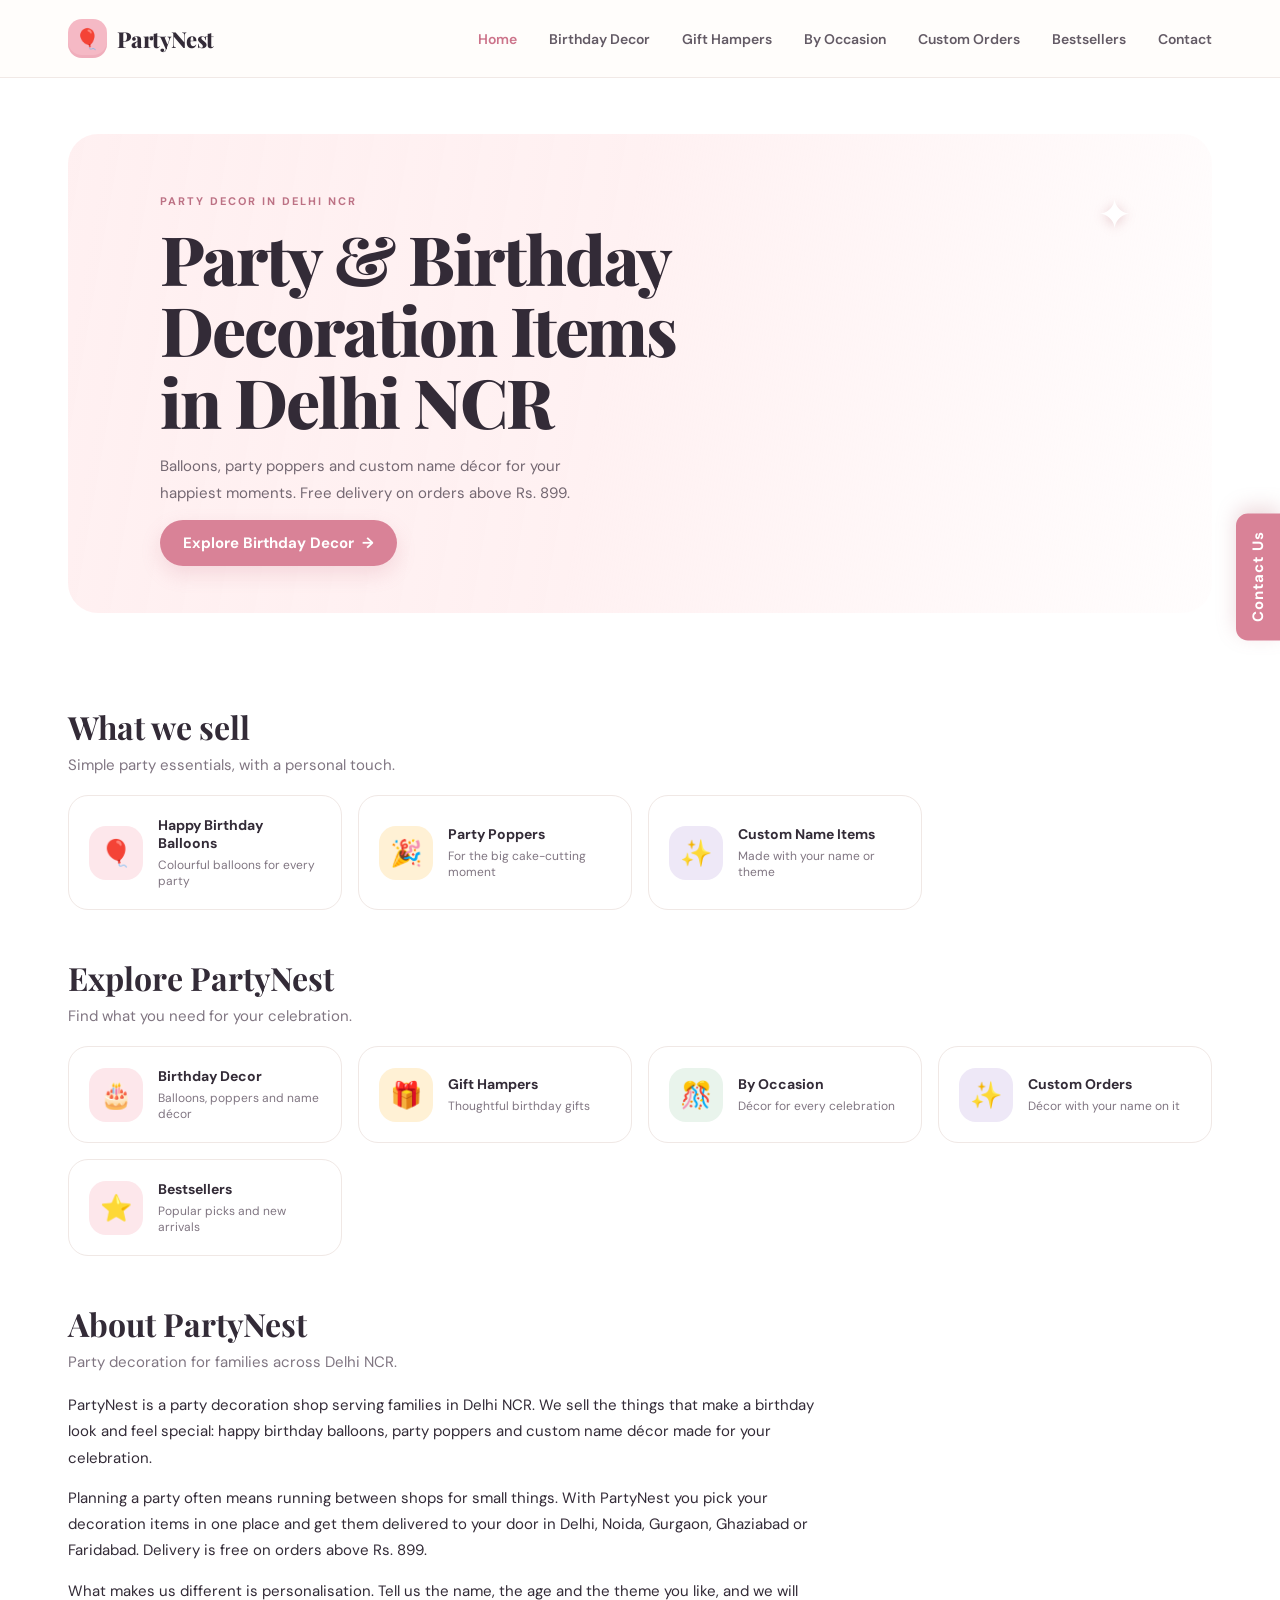
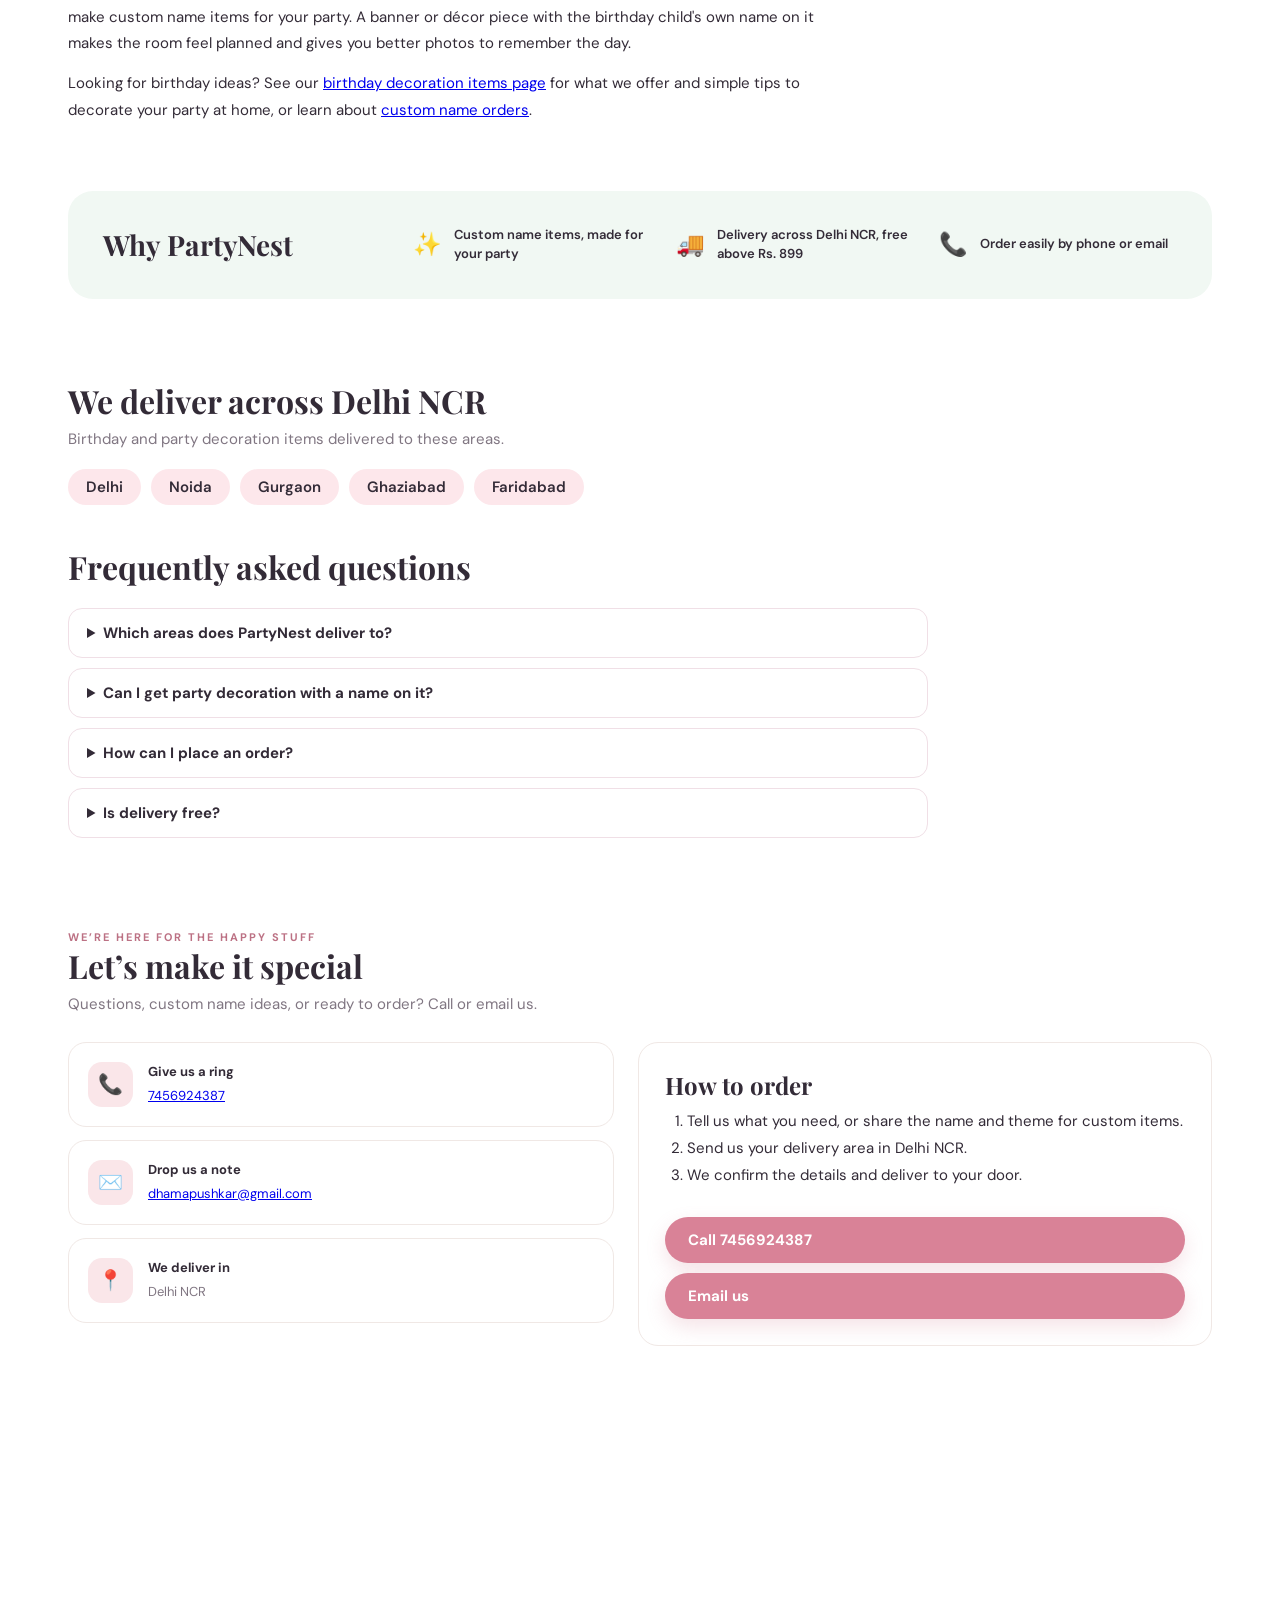
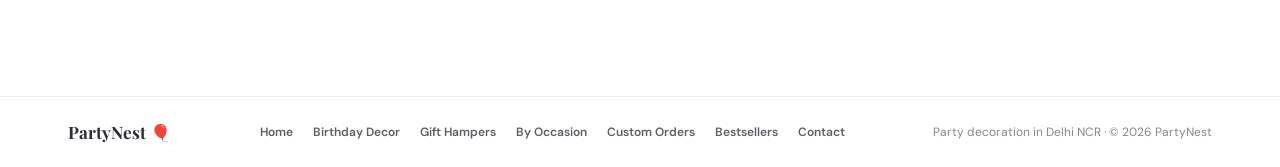
<file: index.html>
<!doctype html>
<html lang="en">
 <head>
  <meta name="google-site-verification" content="umkJ9HQC5s28dxJRsHMaXHv-HB6ARjjCVU_KM0x2IF8" />
  <!-- Google Tag Manager -->
<script>(function(w,d,s,l,i){w[l]=w[l]||[];w[l].push({'gtm.start':
new Date().getTime(),event:'gtm.js'});var f=d.getElementsByTagName(s)[0],
j=d.createElement(s),dl=l!='dataLayer'?'&l='+l:'';j.async=true;j.src=
'https://www.googletagmanager.com/gtm.js?id='+i+dl;f.parentNode.insertBefore(j,f);
})(window,document,'script','dataLayer','GTM-NVFKFDBZ');</script>
<!-- End Google Tag Manager -->
<meta charset="utf-8">
<meta name="viewport" content="width=device-width, initial-scale=1">
<meta name="theme-color" content="#fffaf7">
<link rel="icon" type="image/png" href="/ballon%20favicon.png">
<link rel="apple-touch-icon" href="/ballon%20favicon.png">
<title>PartyNest | Party Decoration Items &amp; Balloons in Delhi NCR</title>
<meta name="description" content="PartyNest sells balloons, party poppers and custom name décor with delivery across Delhi NCR. Free delivery above Rs. 899.">
<link rel="canonical" href="https://partynest.github.io/">
<meta property="og:title" content="PartyNest | Party Decoration Items &amp; Balloons in Delhi NCR">
<meta property="og:description" content="Balloons, party poppers and custom name décor delivered across Delhi NCR.">
<meta property="og:url" content="https://partynest.github.io/">
<meta property="og:type" content="website">
<link rel="preconnect" href="https://fonts.googleapis.com">
<link rel="preconnect" href="https://fonts.gstatic.com" crossorigin>
<link href="https://fonts.googleapis.com/css2?family=DM+Sans:wght@400;500;600;700&family=Playfair+Display:wght@600;700;800&display=swap" rel="stylesheet">
<link rel="stylesheet" href="/css/style.css">
<link rel="stylesheet" href="/css/extra.css">


<script type="application/ld+json">
{
  "@context": "https://schema.org",
  "@type": "Store",
  "name": "PartyNest",
  "url": "https://partynest.github.io/",
  "telephone": "+91-7456924387",
  "email": "dhamapushkar@gmail.com",
  "areaServed": ["Delhi", "Noida", "Gurgaon", "Ghaziabad", "Faridabad"],
  "description": "Party decoration items, balloons, party poppers and custom name décor in Delhi NCR."
}
</script>
<script type="application/ld+json">
{
  "@context": "https://schema.org",
  "@type": "FAQPage",
  "mainEntity": [
    {
      "@type": "Question",
      "name": "Which areas does PartyNest deliver to?",
      "acceptedAnswer": {
        "@type": "Answer",
        "text": "We deliver across Delhi NCR: Delhi, Noida, Gurgaon, Ghaziabad and Faridabad. We do not deliver outside Delhi NCR at the moment."
      }
    },
    {
      "@type": "Question",
      "name": "Can I get party decoration with a name on it?",
      "acceptedAnswer": {
        "@type": "Answer",
        "text": "Yes. Custom name items are our speciality. Tell us the name and theme and we will make it for you."
      }
    },
    {
      "@type": "Question",
      "name": "How can I place an order?",
      "acceptedAnswer": {
        "@type": "Answer",
        "text": "Use the contact details in our Contact section below and tell us what you need and your delivery area in Delhi NCR."
      }
    },
    {
      "@type": "Question",
      "name": "Is delivery free?",
      "acceptedAnswer": {
        "@type": "Answer",
        "text": "Delivery is free on orders above Rs. 899."
      }
    }
  ]
}
</script>
</head>
<body>
<!-- Google Tag Manager (noscript) -->
<noscript><iframe src="https://www.googletagmanager.com/ns.html?id=GTM-NVFKFDBZ"
height="0" width="0" style="display:none;visibility:hidden"></iframe></noscript>
<!-- End Google Tag Manager (noscript) -->
<header class="topbar">
  <nav class="nav">
    <a class="brand" href="/">
      <div class="brand-mark">🎈</div>
      <div class="brand-name">PartyNest</div>
    </a>
    <button class="menu-btn" id="menuBtn" aria-label="Toggle menu">☰</button>
    <div class="navlinks" id="navlinks">
      <a href="/" class="active">Home</a>
      <a href="/birthday-decor/">Birthday Decor</a>
      <a href="/gift-hampers/">Gift Hampers</a>
      <a href="/by-occasion/">By Occasion</a>
      <a href="/custom-orders/">Custom Orders</a>
      <a href="/bestsellers/">Bestsellers</a>
      <a href="#contact">Contact</a>
    </div>
  </nav>
</header>

<main>
  <section class="page active" id="home">
    <div class="container">

      <div class="hero">
        <div class="hero-card">
          <div class="hero-copy">
            <div class="eyebrow">Party decor in Delhi NCR</div>
            <h1>Party &amp; Birthday Decoration Items in Delhi NCR</h1>
            <p>Balloons, party poppers and custom name décor for your happiest moments. Free delivery on orders above Rs. 899.</p>
            <a class="btn" href="/birthday-decor/">Explore Birthday Decor&nbsp; →</a>
          </div>
        </div>
      </div>

      <div class="section-head">
        <div>
          <h2>What we sell</h2>
          <p>Simple party essentials, with a personal touch.</p>
        </div>
      </div>
      <div class="categories">
        <a class="category" href="/birthday-decor/">
          <span class="cat-icon" style="background:#fde7eb">🎈</span>
          <span><strong>Happy Birthday Balloons</strong><small>Colourful balloons for every party</small></span>
        </a>
        <a class="category" href="/birthday-decor/">
          <span class="cat-icon" style="background:#fff1d5">🎉</span>
          <span><strong>Party Poppers</strong><small>For the big cake-cutting moment</small></span>
        </a>
        <a class="category" href="/custom-orders/">
          <span class="cat-icon" style="background:#eee8f7">✨</span>
          <span><strong>Custom Name Items</strong><small>Made with your name or theme</small></span>
        </a>
      </div>

      <div class="section-head">
        <div>
          <h2>Explore PartyNest</h2>
          <p>Find what you need for your celebration.</p>
        </div>
      </div>
      <div class="categories">
        <a class="category" href="/birthday-decor/"><span class="cat-icon" style="background:#fde7eb">🎂</span><span><strong>Birthday Decor</strong><small>Balloons, poppers and name décor</small></span></a>
        <a class="category" href="/gift-hampers/"><span class="cat-icon" style="background:#fff1d5">🎁</span><span><strong>Gift Hampers</strong><small>Thoughtful birthday gifts</small></span></a>
        <a class="category" href="/by-occasion/"><span class="cat-icon" style="background:#e9f4ec">🎊</span><span><strong>By Occasion</strong><small>Décor for every celebration</small></span></a>
        <a class="category" href="/custom-orders/"><span class="cat-icon" style="background:#eee8f7">✨</span><span><strong>Custom Orders</strong><small>Décor with your name on it</small></span></a>
        <a class="category" href="/bestsellers/"><span class="cat-icon" style="background:#fde7eb">⭐</span><span><strong>Bestsellers</strong><small>Popular picks and new arrivals</small></span></a>
      </div>

      <div class="section-head">
        <div>
          <h2>About PartyNest</h2>
          <p>Party decoration for families across Delhi NCR.</p>
        </div>
      </div>
      <div class="text-block">
        <p>PartyNest is a party decoration shop serving families in Delhi NCR. We sell the things that make a birthday look and feel special: happy birthday balloons, party poppers and custom name décor made for your celebration.</p>
        <p>Planning a party often means running between shops for small things. With PartyNest you pick your decoration items in one place and get them delivered to your door in Delhi, Noida, Gurgaon, Ghaziabad or Faridabad. Delivery is free on orders above Rs. 899.</p>
        <p>What makes us different is personalisation. Tell us the name, the age and the theme you like, and we will make custom name items for your party. A banner or décor piece with the birthday child's own name on it makes the room feel planned and gives you better photos to remember the day.</p>
        <p>Looking for birthday ideas? See our <a href="/birthday-decor/">birthday decoration items page</a> for what we offer and simple tips to decorate your party at home, or learn about <a href="/custom-orders/">custom name orders</a>.</p>
      </div>

      <div class="why">
        <h2>Why PartyNest</h2>
        <div class="why-item"><span>✨</span>Custom name items, made for your party</div>
        <div class="why-item"><span>🚚</span>Delivery across Delhi NCR, free above Rs. 899</div>
        <div class="why-item"><span>📞</span>Order easily by phone or email</div>
      </div>

      <div class="section-head">
        <div>
          <h2>We deliver across Delhi NCR</h2>
          <p>Birthday and party decoration items delivered to these areas.</p>
        </div>
      </div>
      <ul class="area-list">
        <li>Delhi</li>
        <li>Noida</li>
        <li>Gurgaon</li>
        <li>Ghaziabad</li>
        <li>Faridabad</li>
      </ul>

      <div class="section-head" style="margin-top:40px">
        <div>
          <h2>Frequently asked questions</h2>
        </div>
      </div>
      <div class="faq">
        <details>
          <summary>Which areas does PartyNest deliver to?</summary>
          <p>We deliver across Delhi NCR: Delhi, Noida, Gurgaon, Ghaziabad and Faridabad. We do not deliver outside Delhi NCR at the moment.</p>
        </details>
        <details>
          <summary>Can I get party decoration with a name on it?</summary>
          <p>Yes. Custom name items are our speciality. Tell us the name and theme and we will make it for you.</p>
        </details>
        <details>
          <summary>How can I place an order?</summary>
          <p>Use the contact details in our Contact section below and tell us what you need and your delivery area in Delhi NCR.</p>
        </details>
        <details>
          <summary>Is delivery free?</summary>
          <p>Delivery is free on orders above Rs. 899.</p>
        </details>
      </div>

    </div>
  </section>

  <section class="page active" id="contact">
    <div class="container">
      <div class="page-heading">
        <div class="eyebrow">We’re here for the happy stuff</div>
        <h1>Let’s make it special</h1>
        <p>Questions, custom name ideas, or ready to order? Call or email us.</p>
      </div>
      <div class="contact-grid">
        <div class="contact-cards">
          <div class="contact-card">
            <div class="contact-icon">📞</div>
            <div><strong>Give us a ring</strong><span><a href="tel:+917456924387">7456924387</a></span></div>
          </div>
          <div class="contact-card">
            <div class="contact-icon">✉️</div>
            <div><strong>Drop us a note</strong><span><a href="mailto:dhamapushkar@gmail.com">dhamapushkar@gmail.com</a></span></div>
          </div>
          <div class="contact-card">
            <div class="contact-icon">📍</div>
            <div><strong>We deliver in</strong><span>Delhi NCR</span></div>
          </div>
        </div>

        <div class="form-card">
          <h2>How to order</h2>
          <ol class="order-steps">
            <li>Tell us what you need, or share the name and theme for custom items.</li>
            <li>Send us your delivery area in Delhi NCR.</li>
            <li>We confirm the details and deliver to your door.</li>
          </ol>
          <div class="btn-row">
            <a class="btn" href="tel:+917456924387">Call 7456924387</a>
            <a class="btn" href="mailto:dhamapushkar@gmail.com">Email us</a>
          </div>
        </div>
      </div>
    </div>
  </section>
</main>

<footer>
  <div class="container footer-inner">
    <div class="footer-brand">PartyNest 🎈</div>
    <nav class="footer-links" aria-label="Footer">
      <a href="/">Home</a>
      <a href="/birthday-decor/">Birthday Decor</a>
      <a href="/gift-hampers/">Gift Hampers</a>
      <a href="/by-occasion/">By Occasion</a>
      <a href="/custom-orders/">Custom Orders</a>
      <a href="/bestsellers/">Bestsellers</a>
      <a href="#contact">Contact</a>
    </nav>
    <span>Party decoration in Delhi NCR · © 2026 PartyNest</span>
  </div>
</footer>

<button class="book-tab" type="button" data-open-form>Contact Us</button>

<script>
  var menuBtn = document.getElementById('menuBtn');
  var navlinks = document.getElementById('navlinks');
  if (menuBtn && navlinks) {
    menuBtn.addEventListener('click', function () { navlinks.classList.toggle('show'); });
    navlinks.addEventListener('click', function () { navlinks.classList.remove('show'); });
  }
</script>
<script src="/js/contact-form.js" defer></script>
</body>
</html>
</file>
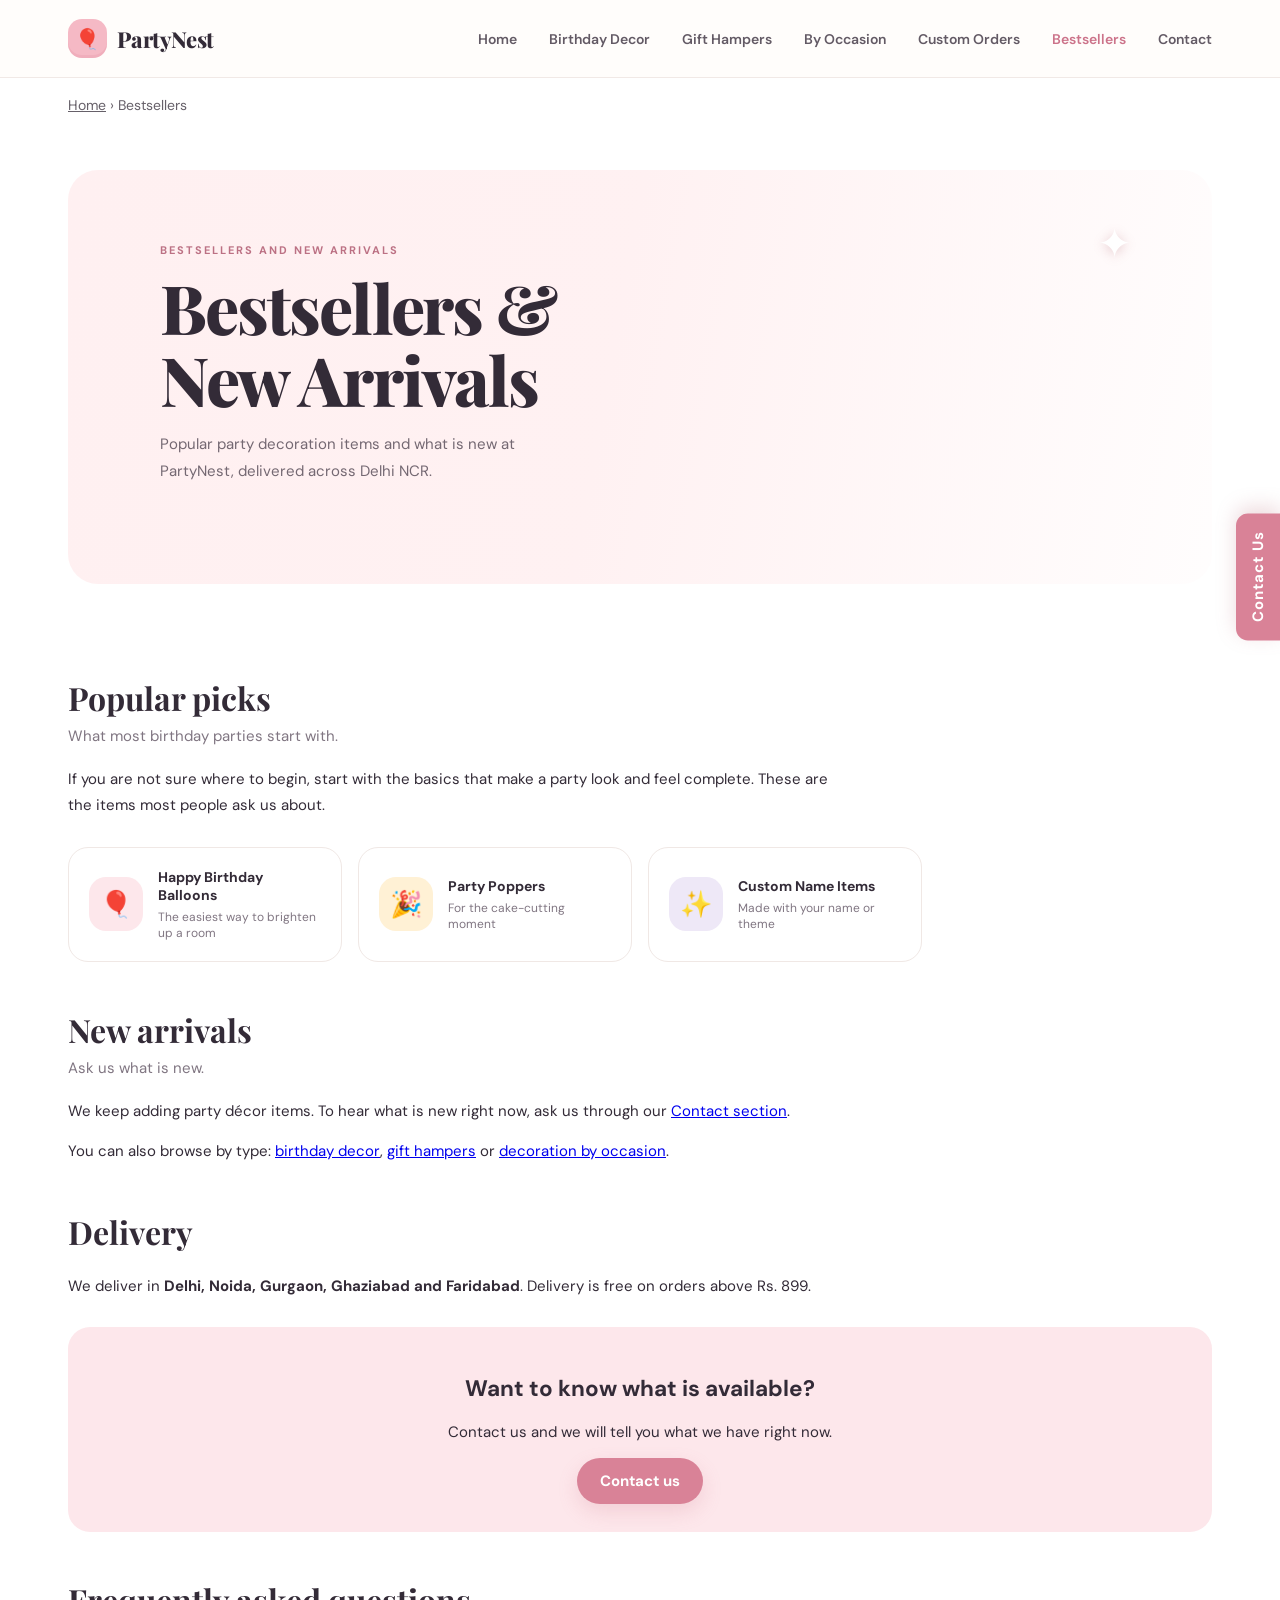
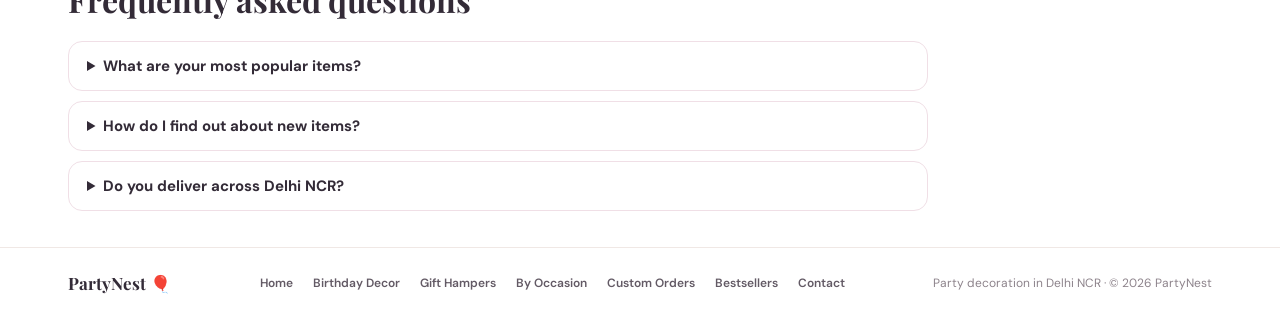
<file: bestsellers/index.html>
<!doctype html>
<html lang="en">
 <head>
  <meta name="google-site-verification" content="umkJ9HQC5s28dxJRsHMaXHv-HB6ARjjCVU_KM0x2IF8" />
  <!-- Google Tag Manager -->
<script>(function(w,d,s,l,i){w[l]=w[l]||[];w[l].push({'gtm.start':
new Date().getTime(),event:'gtm.js'});var f=d.getElementsByTagName(s)[0],
j=d.createElement(s),dl=l!='dataLayer'?'&l='+l:'';j.async=true;j.src=
'https://www.googletagmanager.com/gtm.js?id='+i+dl;f.parentNode.insertBefore(j,f);
})(window,document,'script','dataLayer','GTM-NVFKFDBZ');</script>
<!-- End Google Tag Manager -->
<meta charset="utf-8">
<meta name="viewport" content="width=device-width, initial-scale=1">
<meta name="theme-color" content="#fffaf7">
<link rel="icon" type="image/png" href="/ballon%20favicon.png">
<link rel="apple-touch-icon" href="/ballon%20favicon.png">
<title>Popular Party Decoration Items Delhi NCR | PartyNest</title>
<meta name="description" content="See popular party decoration items and new arrivals in Delhi NCR: birthday balloons, party poppers and custom name décor.">
<link rel="canonical" href="https://partynest.github.io/bestsellers/">
<meta property="og:title" content="Popular Party Decoration Items Delhi NCR | PartyNest">
<meta property="og:description" content="Popular party decoration items and new arrivals in Delhi NCR.">
<meta property="og:url" content="https://partynest.github.io/bestsellers/">
<meta property="og:type" content="website">
<link rel="preconnect" href="https://fonts.googleapis.com">
<link rel="preconnect" href="https://fonts.gstatic.com" crossorigin>
<link href="https://fonts.googleapis.com/css2?family=DM+Sans:wght@400;500;600;700&family=Playfair+Display:wght@600;700;800&display=swap" rel="stylesheet">
<link rel="stylesheet" href="/css/style.css">
<link rel="stylesheet" href="/css/extra.css">
<script type="application/ld+json">
{
  "@context": "https://schema.org",
  "@type": "FAQPage",
  "mainEntity": [
    {
      "@type": "Question",
      "name": "What are your most popular items?",
      "acceptedAnswer": {
        "@type": "Answer",
        "text": "Happy birthday balloons, party poppers and custom name items are what most customers ask for. Contact us to check what is available today."
      }
    },
    {
      "@type": "Question",
      "name": "How do I find out about new items?",
      "acceptedAnswer": {
        "@type": "Answer",
        "text": "Ask us through our Contact section what is new. We will tell you what is available."
      }
    },
    {
      "@type": "Question",
      "name": "Do you deliver across Delhi NCR?",
      "acceptedAnswer": {
        "@type": "Answer",
        "text": "Yes. We deliver in Delhi, Noida, Gurgaon, Ghaziabad and Faridabad. Delivery is free on orders above Rs. 899."
      }
    }
  ]
}
</script>
</head>
<body>
<!-- Google Tag Manager (noscript) -->
<noscript><iframe src="https://www.googletagmanager.com/ns.html?id=GTM-NVFKFDBZ"
height="0" width="0" style="display:none;visibility:hidden"></iframe></noscript>
<!-- End Google Tag Manager (noscript) -->
<header class="topbar">
  <nav class="nav">
    <a class="brand" href="/">
      <div class="brand-mark">🎈</div>
      <div class="brand-name">PartyNest</div>
    </a>
    <button class="menu-btn" id="menuBtn" aria-label="Toggle menu">☰</button>
    <div class="navlinks" id="navlinks">
      <a href="/">Home</a>
      <a href="/birthday-decor/">Birthday Decor</a>
      <a href="/gift-hampers/">Gift Hampers</a>
      <a href="/by-occasion/">By Occasion</a>
      <a href="/custom-orders/">Custom Orders</a>
      <a href="/bestsellers/" class="active">Bestsellers</a>
      <a href="/#contact">Contact</a>
    </div>
  </nav>
</header>

<main>
  <section class="page active">
    <div class="container">
      <div class="crumbs"><a href="/">Home</a> &rsaquo; Bestsellers</div>
      <div class="hero">
        <div class="hero-card">
          <div class="hero-copy">
            <div class="eyebrow">Bestsellers and new arrivals</div>
            <h1>Bestsellers &amp; New Arrivals</h1>
            <p>Popular party decoration items and what is new at PartyNest, delivered across Delhi NCR.</p>
          </div>
        </div>
      </div>

<div class="section-head"><div><h2>Popular picks</h2><p>What most birthday parties start with.</p></div></div>
<div class="text-block">
  <p>If you are not sure where to begin, start with the basics that make a party look and feel complete. These are the items most people ask us about.</p>
</div>
<div class="categories">
  <a class="category" href="/birthday-decor/">
    <span class="cat-icon" style="background:#fde7eb">🎈</span>
    <span><strong>Happy Birthday Balloons</strong><small>The easiest way to brighten up a room</small></span>
  </a>
  <a class="category" href="/birthday-decor/">
    <span class="cat-icon" style="background:#fff1d5">🎉</span>
    <span><strong>Party Poppers</strong><small>For the cake-cutting moment</small></span>
  </a>
  <a class="category" href="/custom-orders/">
    <span class="cat-icon" style="background:#eee8f7">✨</span>
    <span><strong>Custom Name Items</strong><small>Made with your name or theme</small></span>
  </a>
</div>
<!-- Yahan apne real bestseller aur new arrival products add karna (photo, naam, price) -->
<div class="section-head"><div><h2>New arrivals</h2><p>Ask us what is new.</p></div></div>
<div class="text-block">
  <p>We keep adding party décor items. To hear what is new right now, ask us through our <a href="/#contact">Contact section</a>.</p>
  <p>You can also browse by type: <a href="/birthday-decor/">birthday decor</a>, <a href="/gift-hampers/">gift hampers</a> or <a href="/by-occasion/">decoration by occasion</a>.</p>
</div>
<div class="section-head"><div><h2>Delivery</h2></div></div>
<div class="text-block">
  <p>We deliver in <strong>Delhi, Noida, Gurgaon, Ghaziabad and Faridabad</strong>. Delivery is free on orders above Rs. 899.</p>
</div>
<div class="cta-box">
  <h2>Want to know what is available?</h2>
  <p>Contact us and we will tell you what we have right now.</p>
  <div class="btn-row">
    <a class="btn" href="/#contact" data-open-form>Contact us</a>
  </div>
</div>

<div class="section-head"><div><h2>Frequently asked questions</h2></div></div>
<div class="faq">
  <details><summary>What are your most popular items?</summary><p>Happy birthday balloons, party poppers and custom name items are what most customers ask for. Contact us to check what is available today.</p></details>
  <details><summary>How do I find out about new items?</summary><p>Ask us through our <a href="/#contact">Contact section</a> what is new. We will tell you what is available.</p></details>
  <details><summary>Do you deliver across Delhi NCR?</summary><p>Yes. We deliver in Delhi, Noida, Gurgaon, Ghaziabad and Faridabad. Delivery is free on orders above Rs. 899.</p></details>
</div>

    </div>
  </section>
</main>

<footer>
  <div class="container footer-inner">
    <div class="footer-brand">PartyNest 🎈</div>
    <nav class="footer-links" aria-label="Footer">
      <a href="/">Home</a>
      <a href="/birthday-decor/">Birthday Decor</a>
      <a href="/gift-hampers/">Gift Hampers</a>
      <a href="/by-occasion/">By Occasion</a>
      <a href="/custom-orders/">Custom Orders</a>
      <a href="/bestsellers/">Bestsellers</a>
      <a href="/#contact">Contact</a>
    </nav>
    <span>Party decoration in Delhi NCR · © 2026 PartyNest</span>
  </div>
</footer>

<button class="book-tab" type="button" data-open-form>Contact Us</button>

<script>
  var menuBtn = document.getElementById('menuBtn');
  var navlinks = document.getElementById('navlinks');
  if (menuBtn && navlinks) {
    menuBtn.addEventListener('click', function () { navlinks.classList.toggle('show'); });
    navlinks.addEventListener('click', function () { navlinks.classList.remove('show'); });
  }
</script>
<script src="/js/contact-form.js" defer></script>
</body>
</html>
</file>
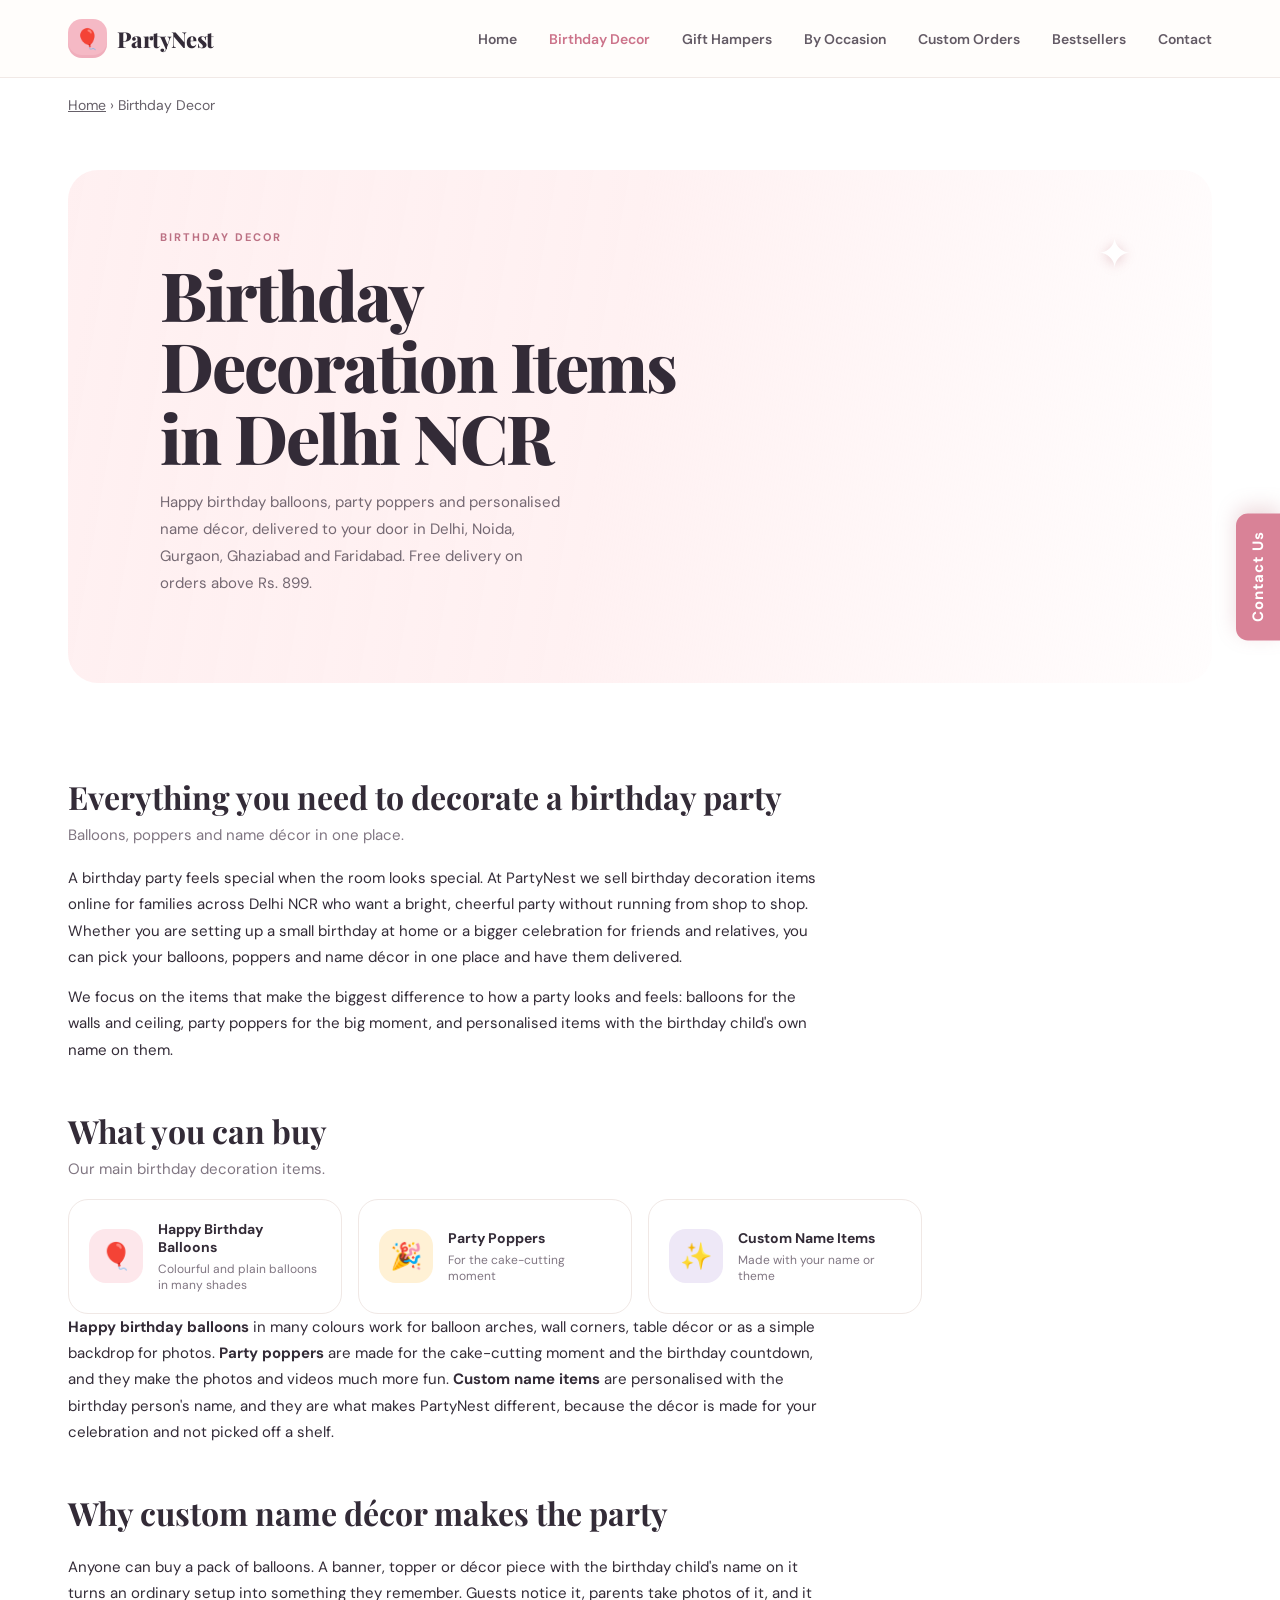
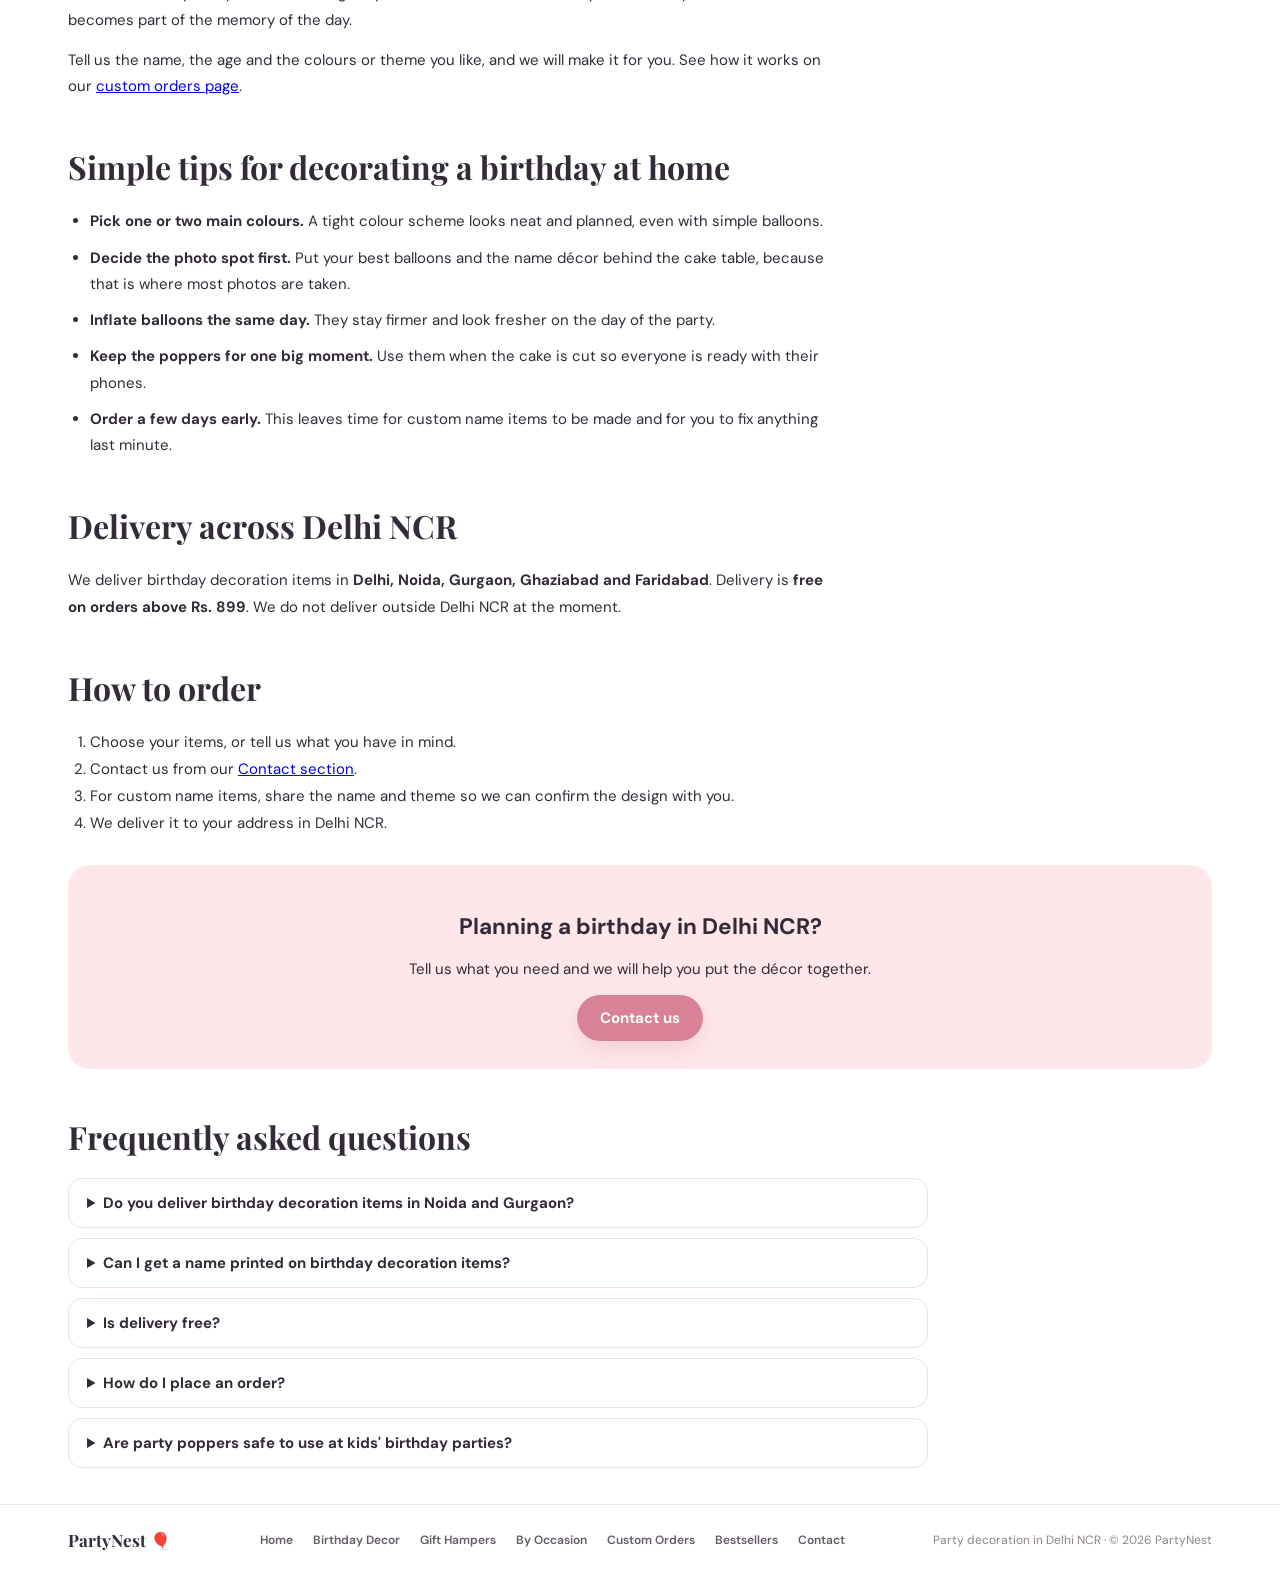
<file: birthday-decor/index.html>
<!doctype html>
<html lang="en">
 <head>
  <meta name="google-site-verification" content="umkJ9HQC5s28dxJRsHMaXHv-HB6ARjjCVU_KM0x2IF8" />
  <!-- Google Tag Manager -->
<script>(function(w,d,s,l,i){w[l]=w[l]||[];w[l].push({'gtm.start':
new Date().getTime(),event:'gtm.js'});var f=d.getElementsByTagName(s)[0],
j=d.createElement(s),dl=l!='dataLayer'?'&l='+l:'';j.async=true;j.src=
'https://www.googletagmanager.com/gtm.js?id='+i+dl;f.parentNode.insertBefore(j,f);
})(window,document,'script','dataLayer','GTM-NVFKFDBZ');</script>
<!-- End Google Tag Manager -->
<meta charset="utf-8">
<meta name="viewport" content="width=device-width, initial-scale=1">
<meta name="theme-color" content="#fffaf7">
<link rel="icon" type="image/png" href="/ballon%20favicon.png">
<link rel="apple-touch-icon" href="/ballon%20favicon.png">
<title>Birthday Decoration Items Delhi NCR | PartyNest</title>
<meta name="description" content="Buy birthday decoration items in Delhi NCR: happy birthday balloons, party poppers and custom name décor. Free delivery above Rs. 899.">
<link rel="canonical" href="https://partynest.github.io/birthday-decor/">
<meta property="og:title" content="Birthday Decoration Items Delhi NCR | PartyNest">
<meta property="og:description" content="Happy birthday balloons, party poppers and custom name décor delivered across Delhi NCR.">
<meta property="og:url" content="https://partynest.github.io/birthday-decor/">
<meta property="og:type" content="website">
<link rel="preconnect" href="https://fonts.googleapis.com">
<link rel="preconnect" href="https://fonts.gstatic.com" crossorigin>
<link href="https://fonts.googleapis.com/css2?family=DM+Sans:wght@400;500;600;700&family=Playfair+Display:wght@600;700;800&display=swap" rel="stylesheet">
<link rel="stylesheet" href="/css/style.css">
<link rel="stylesheet" href="/css/extra.css">
<script type="application/ld+json">
{
  "@context": "https://schema.org",
  "@type": "FAQPage",
  "mainEntity": [
    {
      "@type": "Question",
      "name": "Do you deliver birthday decoration items in Noida and Gurgaon?",
      "acceptedAnswer": {
        "@type": "Answer",
        "text": "Yes. We deliver across Delhi NCR, including Delhi, Noida, Gurgaon, Ghaziabad and Faridabad."
      }
    },
    {
      "@type": "Question",
      "name": "Can I get a name printed on birthday decoration items?",
      "acceptedAnswer": {
        "@type": "Answer",
        "text": "Yes. Custom name items are our speciality. Share the name and the theme you want and we will make it for you. See the custom orders page for how it works."
      }
    },
    {
      "@type": "Question",
      "name": "Is delivery free?",
      "acceptedAnswer": {
        "@type": "Answer",
        "text": "Delivery is free on orders above Rs. 899."
      }
    },
    {
      "@type": "Question",
      "name": "How do I place an order?",
      "acceptedAnswer": {
        "@type": "Answer",
        "text": "Use the details in our Contact section and tell us what you need and your delivery area in Delhi NCR."
      }
    },
    {
      "@type": "Question",
      "name": "Are party poppers safe to use at kids' birthday parties?",
      "acceptedAnswer": {
        "@type": "Answer",
        "text": "Party poppers should be used by or under the supervision of an adult. Follow the instructions on the pack, point them away from faces and keep them away from very young children."
      }
    }
  ]
}
</script>
</head>
<body>
<!-- Google Tag Manager (noscript) -->
<noscript><iframe src="https://www.googletagmanager.com/ns.html?id=GTM-NVFKFDBZ"
height="0" width="0" style="display:none;visibility:hidden"></iframe></noscript>
<!-- End Google Tag Manager (noscript) -->
<header class="topbar">
  <nav class="nav">
    <a class="brand" href="/">
      <div class="brand-mark">🎈</div>
      <div class="brand-name">PartyNest</div>
    </a>
    <button class="menu-btn" id="menuBtn" aria-label="Toggle menu">☰</button>
    <div class="navlinks" id="navlinks">
      <a href="/">Home</a>
      <a href="/birthday-decor/" class="active">Birthday Decor</a>
      <a href="/gift-hampers/">Gift Hampers</a>
      <a href="/by-occasion/">By Occasion</a>
      <a href="/custom-orders/">Custom Orders</a>
      <a href="/bestsellers/">Bestsellers</a>
      <a href="/#contact">Contact</a>
    </div>
  </nav>
</header>

<main>
  <section class="page active">
    <div class="container">
      <div class="crumbs"><a href="/">Home</a> &rsaquo; Birthday Decor</div>
      <div class="hero">
        <div class="hero-card">
          <div class="hero-copy">
            <div class="eyebrow">Birthday decor</div>
            <h1>Birthday Decoration Items in Delhi NCR</h1>
            <p>Happy birthday balloons, party poppers and personalised name décor, delivered to your door in Delhi, Noida, Gurgaon, Ghaziabad and Faridabad. Free delivery on orders above Rs. 899.</p>
          </div>
        </div>
      </div>

<div class="section-head"><div><h2>Everything you need to decorate a birthday party</h2><p>Balloons, poppers and name décor in one place.</p></div></div>
<div class="text-block">
  <p>A birthday party feels special when the room looks special. At PartyNest we sell birthday decoration items online for families across Delhi NCR who want a bright, cheerful party without running from shop to shop. Whether you are setting up a small birthday at home or a bigger celebration for friends and relatives, you can pick your balloons, poppers and name décor in one place and have them delivered.</p>
  <p>We focus on the items that make the biggest difference to how a party looks and feels: balloons for the walls and ceiling, party poppers for the big moment, and personalised items with the birthday child's own name on them.</p>
</div>
<div class="section-head"><div><h2>What you can buy</h2><p>Our main birthday decoration items.</p></div></div>
<div class="categories">
  <div class="category">
    <span class="cat-icon" style="background:#fde7eb">🎈</span>
    <span><strong>Happy Birthday Balloons</strong><small>Colourful and plain balloons in many shades</small></span>
  </div>
  <div class="category">
    <span class="cat-icon" style="background:#fff1d5">🎉</span>
    <span><strong>Party Poppers</strong><small>For the cake-cutting moment</small></span>
  </div>
  <a class="category" href="/custom-orders/">
    <span class="cat-icon" style="background:#eee8f7">✨</span>
    <span><strong>Custom Name Items</strong><small>Made with your name or theme</small></span>
  </a>
</div>
<!-- Yahan apne real products ke cards (photo, naam, price) add karna -->
<div class="text-block">
  <p><strong>Happy birthday balloons</strong> in many colours work for balloon arches, wall corners, table décor or as a simple backdrop for photos. <strong>Party poppers</strong> are made for the cake-cutting moment and the birthday countdown, and they make the photos and videos much more fun. <strong>Custom name items</strong> are personalised with the birthday person's name, and they are what makes PartyNest different, because the décor is made for your celebration and not picked off a shelf.</p>
</div>
<div class="section-head"><div><h2>Why custom name décor makes the party</h2></div></div>
<div class="text-block">
  <p>Anyone can buy a pack of balloons. A banner, topper or décor piece with the birthday child's name on it turns an ordinary setup into something they remember. Guests notice it, parents take photos of it, and it becomes part of the memory of the day.</p>
  <p>Tell us the name, the age and the colours or theme you like, and we will make it for you. See how it works on our <a href="/custom-orders/">custom orders page</a>.</p>
</div>
<div class="section-head"><div><h2>Simple tips for decorating a birthday at home</h2></div></div>
<ul class="tips">
  <li><strong>Pick one or two main colours.</strong> A tight colour scheme looks neat and planned, even with simple balloons.</li>
  <li><strong>Decide the photo spot first.</strong> Put your best balloons and the name décor behind the cake table, because that is where most photos are taken.</li>
  <li><strong>Inflate balloons the same day.</strong> They stay firmer and look fresher on the day of the party.</li>
  <li><strong>Keep the poppers for one big moment.</strong> Use them when the cake is cut so everyone is ready with their phones.</li>
  <li><strong>Order a few days early.</strong> This leaves time for custom name items to be made and for you to fix anything last minute.</li>
</ul>
<div class="section-head"><div><h2>Delivery across Delhi NCR</h2></div></div>
<div class="text-block">
  <p>We deliver birthday decoration items in <strong>Delhi, Noida, Gurgaon, Ghaziabad and Faridabad</strong>. Delivery is <strong>free on orders above Rs. 899</strong>. We do not deliver outside Delhi NCR at the moment.</p>
</div>
<div class="section-head"><div><h2>How to order</h2></div></div>
<ol class="order-steps">
  <li>Choose your items, or tell us what you have in mind.</li>
  <li>Contact us from our <a href="/#contact">Contact section</a>.</li>
  <li>For custom name items, share the name and theme so we can confirm the design with you.</li>
  <li>We deliver it to your address in Delhi NCR.</li>
</ol>
<div class="cta-box">
  <h2>Planning a birthday in Delhi NCR?</h2>
  <p>Tell us what you need and we will help you put the décor together.</p>
  <div class="btn-row">
    <a class="btn" href="/#contact" data-open-form>Contact us</a>
  </div>
</div>

<div class="section-head"><div><h2>Frequently asked questions</h2></div></div>
<div class="faq">
  <details><summary>Do you deliver birthday decoration items in Noida and Gurgaon?</summary><p>Yes. We deliver across Delhi NCR, including Delhi, Noida, Gurgaon, Ghaziabad and Faridabad.</p></details>
  <details><summary>Can I get a name printed on birthday decoration items?</summary><p>Yes. Custom name items are our speciality. Share the name and the theme you want and we will make it for you. See the <a href="/custom-orders/">custom orders page</a> for how it works.</p></details>
  <details><summary>Is delivery free?</summary><p>Delivery is free on orders above Rs. 899.</p></details>
  <details><summary>How do I place an order?</summary><p>Use the details in our <a href="/#contact">Contact section</a> and tell us what you need and your delivery area in Delhi NCR.</p></details>
  <details><summary>Are party poppers safe to use at kids' birthday parties?</summary><p>Party poppers should be used by or under the supervision of an adult. Follow the instructions on the pack, point them away from faces and keep them away from very young children.</p></details>
</div>

    </div>
  </section>
</main>

<footer>
  <div class="container footer-inner">
    <div class="footer-brand">PartyNest 🎈</div>
    <nav class="footer-links" aria-label="Footer">
      <a href="/">Home</a>
      <a href="/birthday-decor/">Birthday Decor</a>
      <a href="/gift-hampers/">Gift Hampers</a>
      <a href="/by-occasion/">By Occasion</a>
      <a href="/custom-orders/">Custom Orders</a>
      <a href="/bestsellers/">Bestsellers</a>
      <a href="/#contact">Contact</a>
    </nav>
    <span>Party decoration in Delhi NCR · © 2026 PartyNest</span>
  </div>
</footer>

<button class="book-tab" type="button" data-open-form>Contact Us</button>

<script>
  var menuBtn = document.getElementById('menuBtn');
  var navlinks = document.getElementById('navlinks');
  if (menuBtn && navlinks) {
    menuBtn.addEventListener('click', function () { navlinks.classList.toggle('show'); });
    navlinks.addEventListener('click', function () { navlinks.classList.remove('show'); });
  }
</script>
<script src="/js/contact-form.js" defer></script>
</body>
</html>
</file>
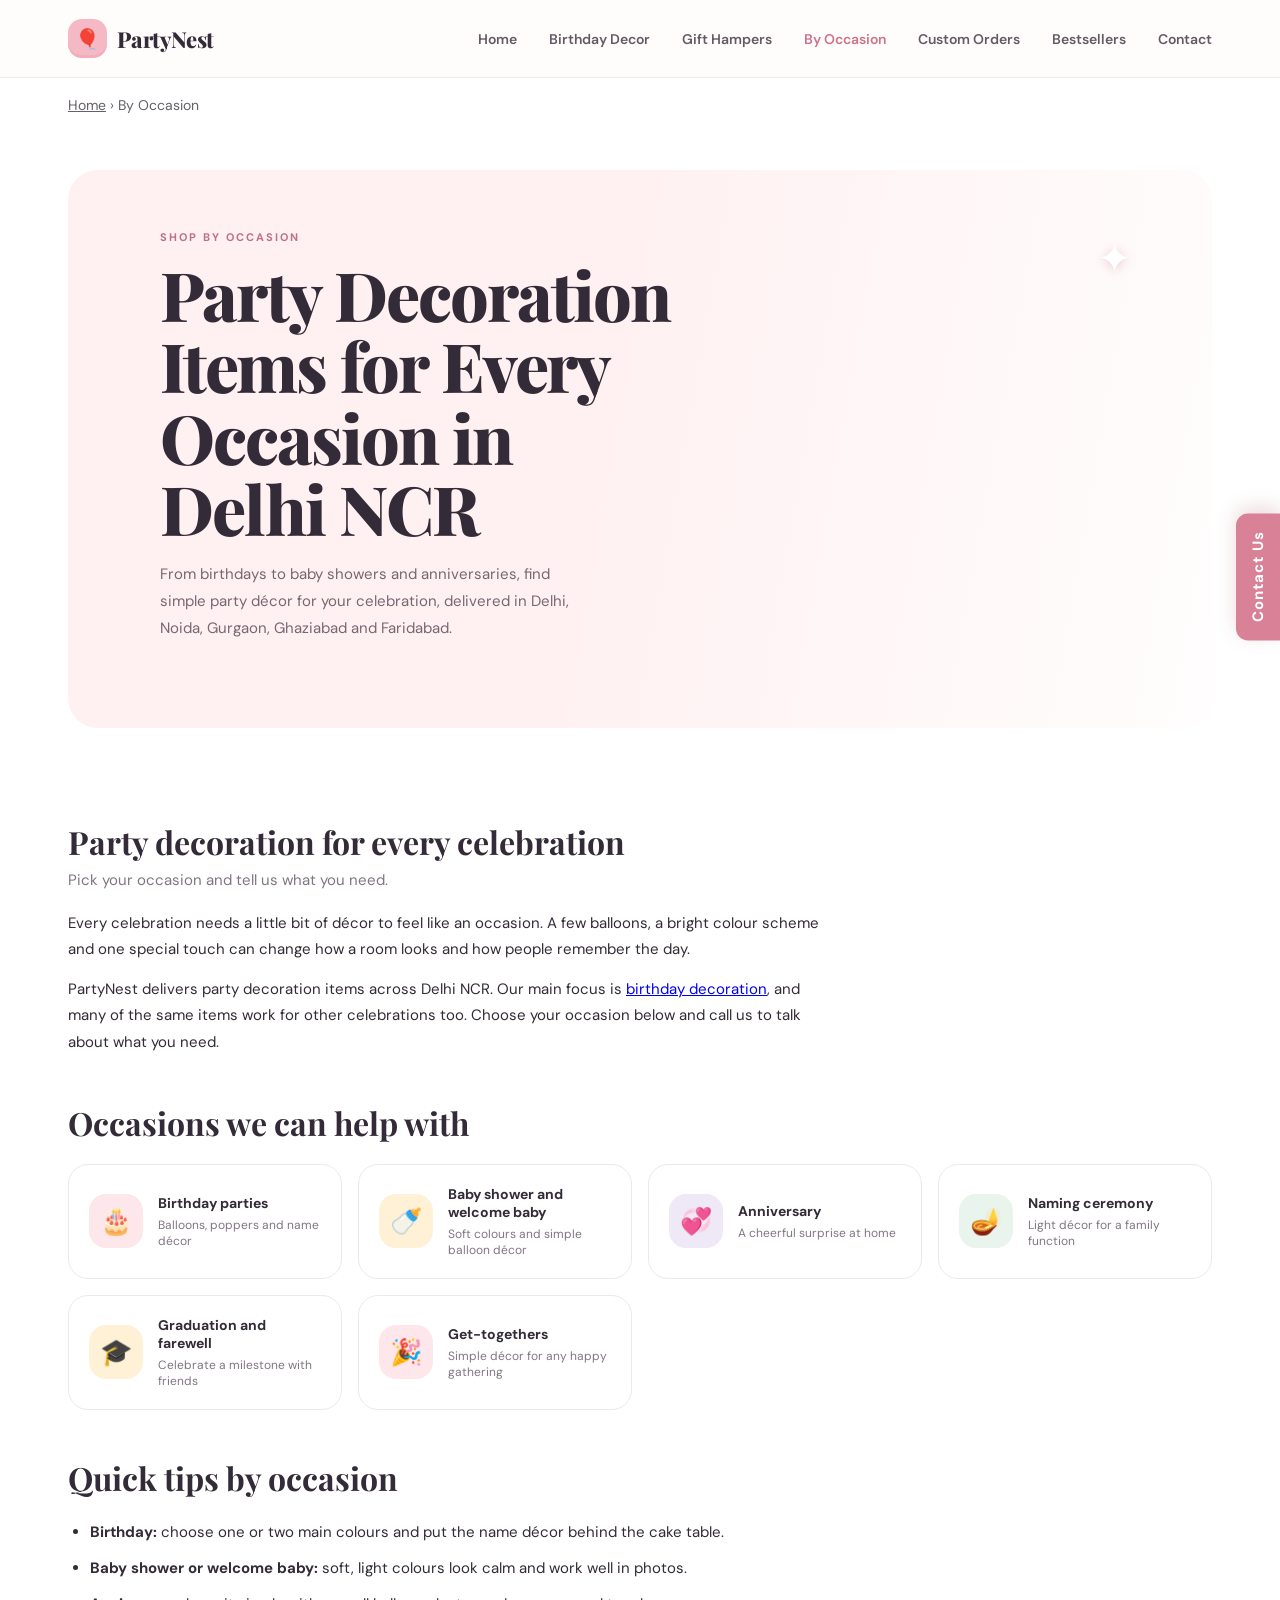
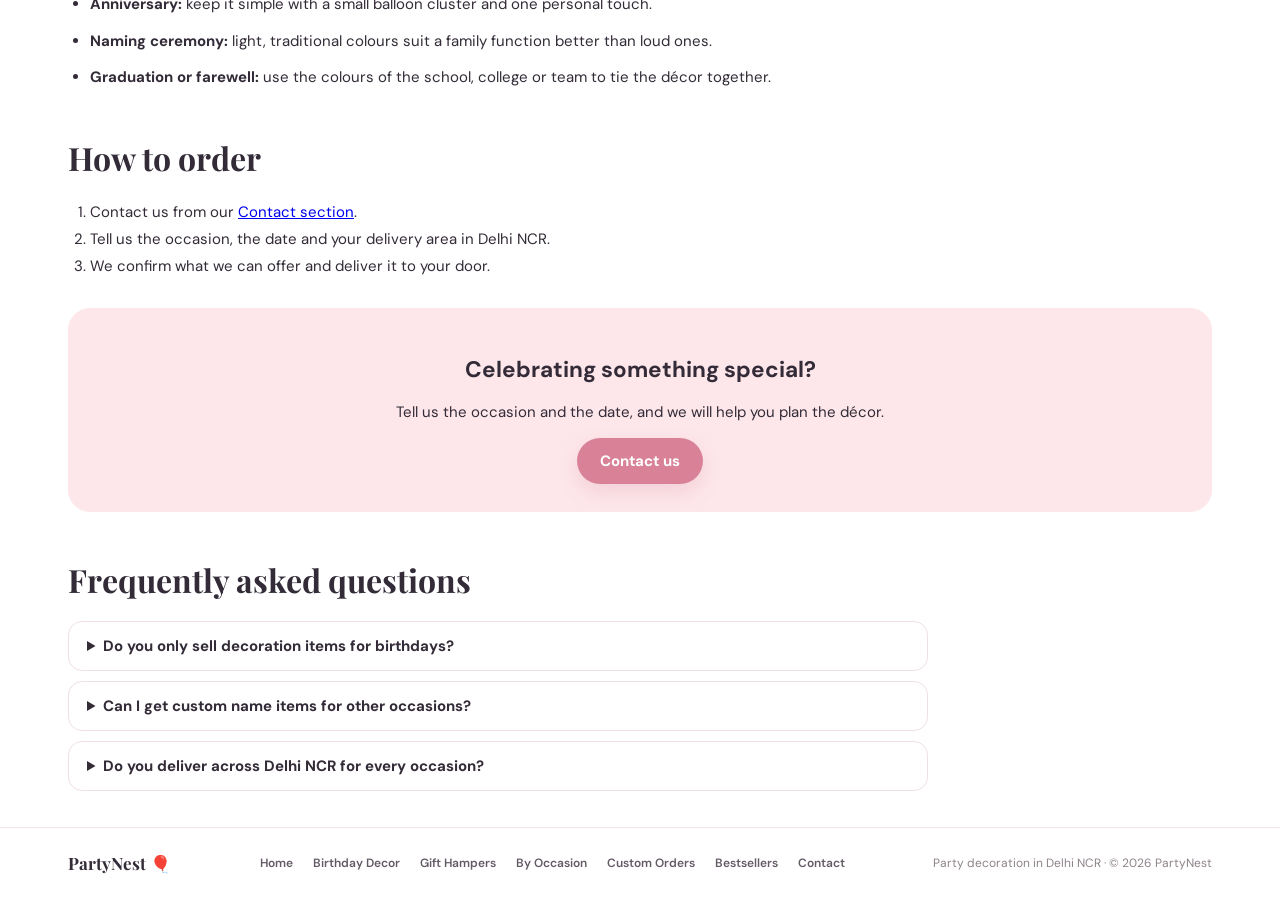
<file: by-occasion/index.html>
<!doctype html>
<html lang="en">
 <head>
  <meta name="google-site-verification" content="umkJ9HQC5s28dxJRsHMaXHv-HB6ARjjCVU_KM0x2IF8" />
  <!-- Google Tag Manager -->
<script>(function(w,d,s,l,i){w[l]=w[l]||[];w[l].push({'gtm.start':
new Date().getTime(),event:'gtm.js'});var f=d.getElementsByTagName(s)[0],
j=d.createElement(s),dl=l!='dataLayer'?'&l='+l:'';j.async=true;j.src=
'https://www.googletagmanager.com/gtm.js?id='+i+dl;f.parentNode.insertBefore(j,f);
})(window,document,'script','dataLayer','GTM-NVFKFDBZ');</script>
<!-- End Google Tag Manager -->
<meta charset="utf-8">
<meta name="viewport" content="width=device-width, initial-scale=1">
<meta name="theme-color" content="#fffaf7">
<link rel="icon" type="image/png" href="/ballon%20favicon.png">
<link rel="apple-touch-icon" href="/ballon%20favicon.png">
<title>Party Decoration Items by Occasion Delhi NCR | PartyNest</title>
<meta name="description" content="Party decoration items for birthdays, baby showers, anniversaries and more, delivered across Delhi NCR. Free delivery above Rs. 899.">
<link rel="canonical" href="https://partynest.github.io/by-occasion/">
<meta property="og:title" content="Party Decoration Items by Occasion Delhi NCR | PartyNest">
<meta property="og:description" content="Party decoration items for every occasion, delivered across Delhi NCR.">
<meta property="og:url" content="https://partynest.github.io/by-occasion/">
<meta property="og:type" content="website">
<link rel="preconnect" href="https://fonts.googleapis.com">
<link rel="preconnect" href="https://fonts.gstatic.com" crossorigin>
<link href="https://fonts.googleapis.com/css2?family=DM+Sans:wght@400;500;600;700&family=Playfair+Display:wght@600;700;800&display=swap" rel="stylesheet">
<link rel="stylesheet" href="/css/style.css">
<link rel="stylesheet" href="/css/extra.css">
<script type="application/ld+json">
{
  "@context": "https://schema.org",
  "@type": "FAQPage",
  "mainEntity": [
    {
      "@type": "Question",
      "name": "Do you only sell decoration items for birthdays?",
      "acceptedAnswer": {
        "@type": "Answer",
        "text": "Birthdays are our main focus, but balloons and party poppers suit many celebrations. Tell us your occasion through our Contact section, and we will tell you what we can offer."
      }
    },
    {
      "@type": "Question",
      "name": "Can I get custom name items for other occasions?",
      "acceptedAnswer": {
        "@type": "Answer",
        "text": "Ask us. Tell us the occasion, the name and the theme, and we will tell you what can be made. See the custom orders page."
      }
    },
    {
      "@type": "Question",
      "name": "Do you deliver across Delhi NCR for every occasion?",
      "acceptedAnswer": {
        "@type": "Answer",
        "text": "Yes. We deliver in Delhi, Noida, Gurgaon, Ghaziabad and Faridabad. Delivery is free on orders above Rs. 899."
      }
    }
  ]
}
</script>
</head>
<body>
<!-- Google Tag Manager (noscript) -->
<noscript><iframe src="https://www.googletagmanager.com/ns.html?id=GTM-NVFKFDBZ"
height="0" width="0" style="display:none;visibility:hidden"></iframe></noscript>
<!-- End Google Tag Manager (noscript) -->
<header class="topbar">
  <nav class="nav">
    <a class="brand" href="/">
      <div class="brand-mark">🎈</div>
      <div class="brand-name">PartyNest</div>
    </a>
    <button class="menu-btn" id="menuBtn" aria-label="Toggle menu">☰</button>
    <div class="navlinks" id="navlinks">
      <a href="/">Home</a>
      <a href="/birthday-decor/">Birthday Decor</a>
      <a href="/gift-hampers/">Gift Hampers</a>
      <a href="/by-occasion/" class="active">By Occasion</a>
      <a href="/custom-orders/">Custom Orders</a>
      <a href="/bestsellers/">Bestsellers</a>
      <a href="/#contact">Contact</a>
    </div>
  </nav>
</header>

<main>
  <section class="page active">
    <div class="container">
      <div class="crumbs"><a href="/">Home</a> &rsaquo; By Occasion</div>
      <div class="hero">
        <div class="hero-card">
          <div class="hero-copy">
            <div class="eyebrow">Shop by occasion</div>
            <h1>Party Decoration Items for Every Occasion in Delhi NCR</h1>
            <p>From birthdays to baby showers and anniversaries, find simple party décor for your celebration, delivered in Delhi, Noida, Gurgaon, Ghaziabad and Faridabad.</p>
          </div>
        </div>
      </div>

<div class="section-head"><div><h2>Party decoration for every celebration</h2><p>Pick your occasion and tell us what you need.</p></div></div>
<div class="text-block">
  <p>Every celebration needs a little bit of décor to feel like an occasion. A few balloons, a bright colour scheme and one special touch can change how a room looks and how people remember the day.</p>
  <p>PartyNest delivers party decoration items across Delhi NCR. Our main focus is <a href="/birthday-decor/">birthday decoration</a>, and many of the same items work for other celebrations too. Choose your occasion below and call us to talk about what you need.</p>
</div>
<div class="section-head"><div><h2>Occasions we can help with</h2></div></div>
<div class="categories">
  <a class="category" href="/birthday-decor/">
    <span class="cat-icon" style="background:#fde7eb">🎂</span>
    <span><strong>Birthday parties</strong><small>Balloons, poppers and name décor</small></span>
  </a>
  <div class="category">
    <span class="cat-icon" style="background:#fff1d5">🍼</span>
    <span><strong>Baby shower and welcome baby</strong><small>Soft colours and simple balloon décor</small></span>
  </div>
  <div class="category">
    <span class="cat-icon" style="background:#eee8f7">💞</span>
    <span><strong>Anniversary</strong><small>A cheerful surprise at home</small></span>
  </div>
  <div class="category">
    <span class="cat-icon" style="background:#e9f4ec">🪔</span>
    <span><strong>Naming ceremony</strong><small>Light décor for a family function</small></span>
  </div>
  <div class="category">
    <span class="cat-icon" style="background:#fff1d5">🎓</span>
    <span><strong>Graduation and farewell</strong><small>Celebrate a milestone with friends</small></span>
  </div>
  <div class="category">
    <span class="cat-icon" style="background:#fde7eb">🎉</span>
    <span><strong>Get-togethers</strong><small>Simple décor for any happy gathering</small></span>
  </div>
</div>
<div class="section-head"><div><h2>Quick tips by occasion</h2></div></div>
<ul class="tips">
  <li><strong>Birthday:</strong> choose one or two main colours and put the name décor behind the cake table.</li>
  <li><strong>Baby shower or welcome baby:</strong> soft, light colours look calm and work well in photos.</li>
  <li><strong>Anniversary:</strong> keep it simple with a small balloon cluster and one personal touch.</li>
  <li><strong>Naming ceremony:</strong> light, traditional colours suit a family function better than loud ones.</li>
  <li><strong>Graduation or farewell:</strong> use the colours of the school, college or team to tie the décor together.</li>
</ul>
<div class="section-head"><div><h2>How to order</h2></div></div>
<ol class="order-steps">
  <li>Contact us from our <a href="/#contact">Contact section</a>.</li>
  <li>Tell us the occasion, the date and your delivery area in Delhi NCR.</li>
  <li>We confirm what we can offer and deliver it to your door.</li>
</ol>
<div class="cta-box">
  <h2>Celebrating something special?</h2>
  <p>Tell us the occasion and the date, and we will help you plan the décor.</p>
  <div class="btn-row">
    <a class="btn" href="/#contact" data-open-form>Contact us</a>
  </div>
</div>

<div class="section-head"><div><h2>Frequently asked questions</h2></div></div>
<div class="faq">
  <details><summary>Do you only sell decoration items for birthdays?</summary><p>Birthdays are our main focus, but balloons and party poppers suit many celebrations. Tell us your occasion through our <a href="/#contact">Contact section</a>, and we will tell you what we can offer.</p></details>
  <details><summary>Can I get custom name items for other occasions?</summary><p>Ask us. Tell us the occasion, the name and the theme, and we will tell you what can be made. See the <a href="/custom-orders/">custom orders page</a>.</p></details>
  <details><summary>Do you deliver across Delhi NCR for every occasion?</summary><p>Yes. We deliver in Delhi, Noida, Gurgaon, Ghaziabad and Faridabad. Delivery is free on orders above Rs. 899.</p></details>
</div>

    </div>
  </section>
</main>

<footer>
  <div class="container footer-inner">
    <div class="footer-brand">PartyNest 🎈</div>
    <nav class="footer-links" aria-label="Footer">
      <a href="/">Home</a>
      <a href="/birthday-decor/">Birthday Decor</a>
      <a href="/gift-hampers/">Gift Hampers</a>
      <a href="/by-occasion/">By Occasion</a>
      <a href="/custom-orders/">Custom Orders</a>
      <a href="/bestsellers/">Bestsellers</a>
      <a href="/#contact">Contact</a>
    </nav>
    <span>Party decoration in Delhi NCR · © 2026 PartyNest</span>
  </div>
</footer>

<button class="book-tab" type="button" data-open-form>Contact Us</button>

<script>
  var menuBtn = document.getElementById('menuBtn');
  var navlinks = document.getElementById('navlinks');
  if (menuBtn && navlinks) {
    menuBtn.addEventListener('click', function () { navlinks.classList.toggle('show'); });
    navlinks.addEventListener('click', function () { navlinks.classList.remove('show'); });
  }
</script>
<script src="/js/contact-form.js" defer></script>
</body>
</html>
</file>
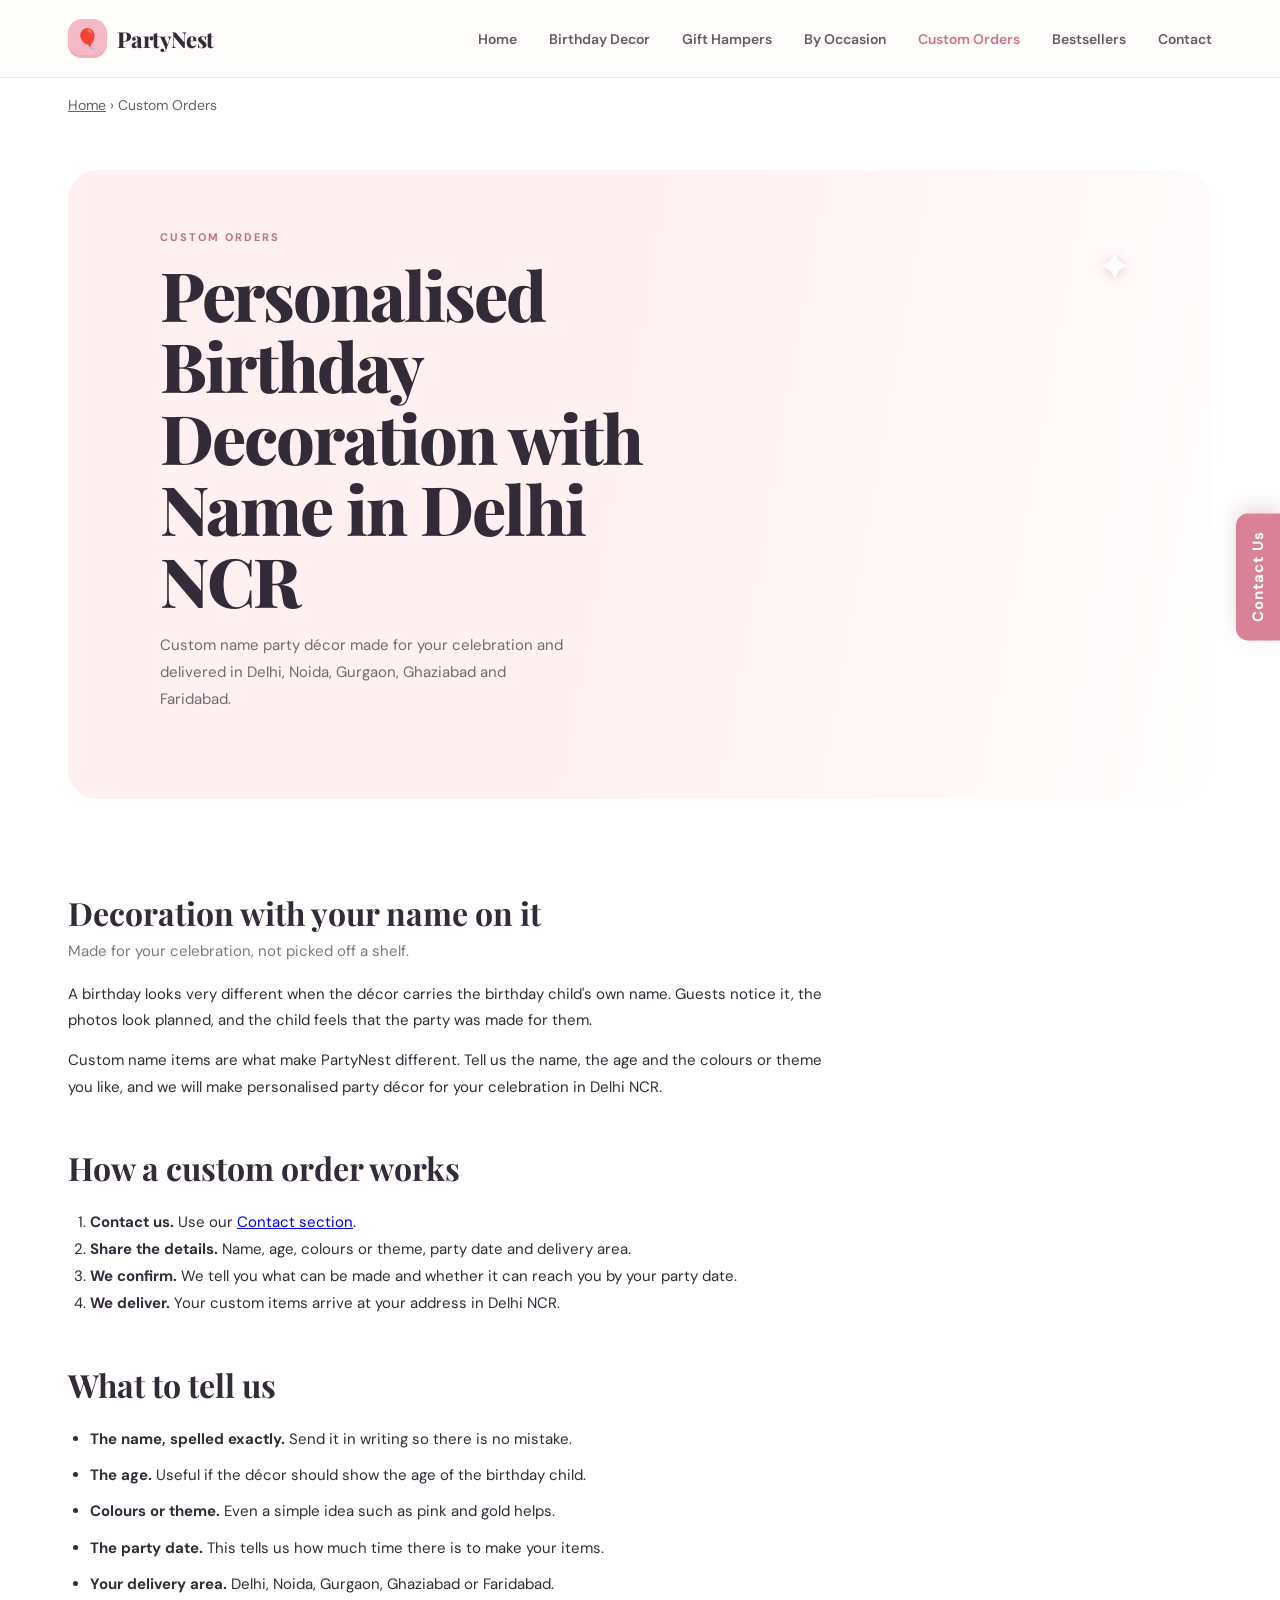
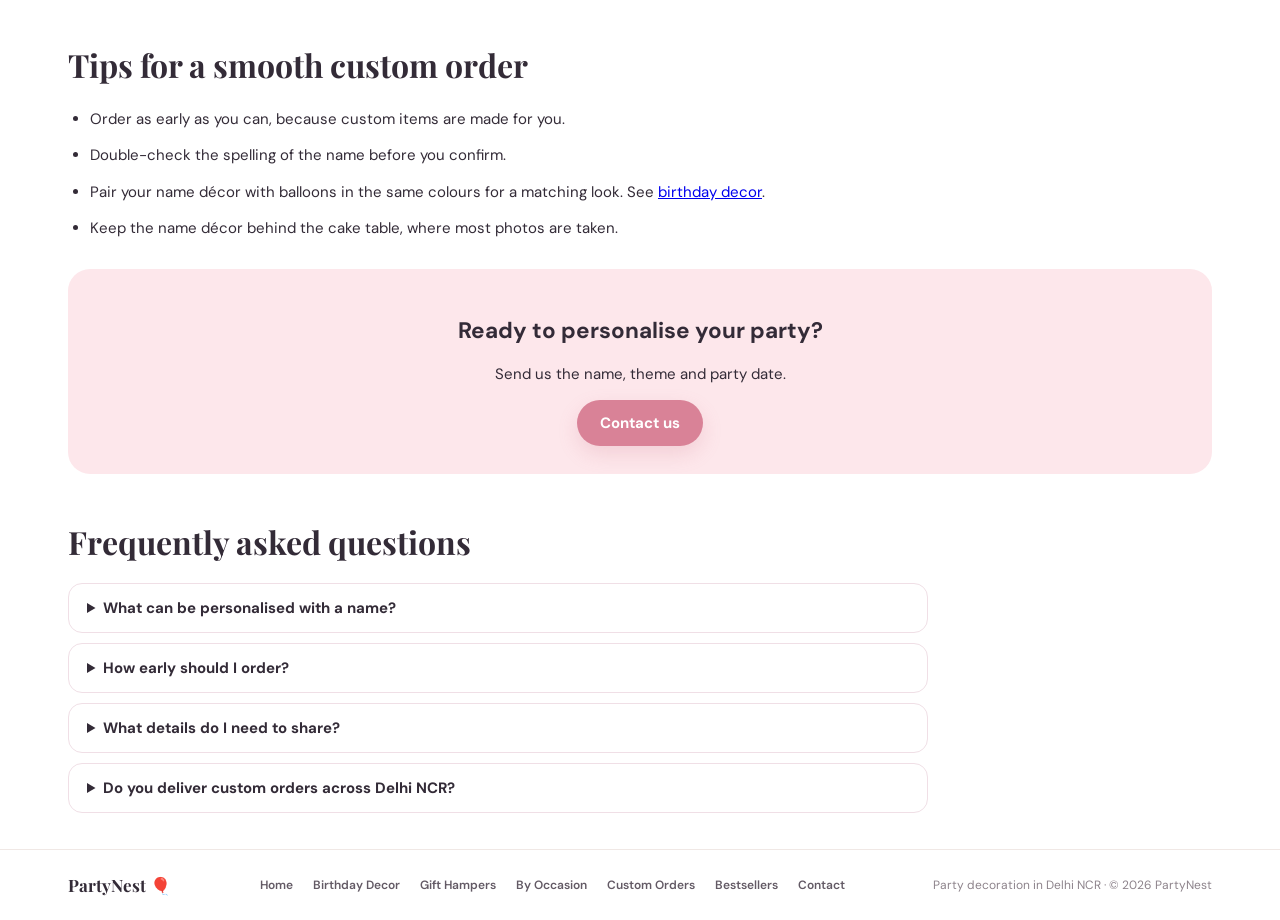
<file: custom-orders/index.html>
<!doctype html>
<html lang="en">
 <head>
  <meta name="google-site-verification" content="umkJ9HQC5s28dxJRsHMaXHv-HB6ARjjCVU_KM0x2IF8" />
  <!-- Google Tag Manager -->
<script>(function(w,d,s,l,i){w[l]=w[l]||[];w[l].push({'gtm.start':
new Date().getTime(),event:'gtm.js'});var f=d.getElementsByTagName(s)[0],
j=d.createElement(s),dl=l!='dataLayer'?'&l='+l:'';j.async=true;j.src=
'https://www.googletagmanager.com/gtm.js?id='+i+dl;f.parentNode.insertBefore(j,f);
})(window,document,'script','dataLayer','GTM-NVFKFDBZ');</script>
<!-- End Google Tag Manager -->
<meta charset="utf-8">
<meta name="viewport" content="width=device-width, initial-scale=1">
<meta name="theme-color" content="#fffaf7">
<link rel="icon" type="image/png" href="/ballon%20favicon.png">
<link rel="apple-touch-icon" href="/ballon%20favicon.png">
<title>Personalised Birthday Decoration Delhi NCR | PartyNest</title>
<meta name="description" content="Order personalised birthday decoration with a name in Delhi NCR. Share the name, age and theme and we will make it. Free delivery above Rs. 899.">
<link rel="canonical" href="https://partynest.github.io/custom-orders/">
<meta property="og:title" content="Personalised Birthday Decoration Delhi NCR | PartyNest">
<meta property="og:description" content="Custom name birthday décor made for your celebration in Delhi NCR.">
<meta property="og:url" content="https://partynest.github.io/custom-orders/">
<meta property="og:type" content="website">
<link rel="preconnect" href="https://fonts.googleapis.com">
<link rel="preconnect" href="https://fonts.gstatic.com" crossorigin>
<link href="https://fonts.googleapis.com/css2?family=DM+Sans:wght@400;500;600;700&family=Playfair+Display:wght@600;700;800&display=swap" rel="stylesheet">
<link rel="stylesheet" href="/css/style.css">
<link rel="stylesheet" href="/css/extra.css">
<script type="application/ld+json">
{
  "@context": "https://schema.org",
  "@type": "FAQPage",
  "mainEntity": [
    {
      "@type": "Question",
      "name": "What can be personalised with a name?",
      "acceptedAnswer": {
        "@type": "Answer",
        "text": "Custom name items are our speciality. Tell us what you have in mind when you contact us, and we will confirm what can be made."
      }
    },
    {
      "@type": "Question",
      "name": "How early should I order?",
      "acceptedAnswer": {
        "@type": "Answer",
        "text": "Custom items are made for you, so contact us as early as you can. Tell us your party date and we will confirm whether we can deliver in time."
      }
    },
    {
      "@type": "Question",
      "name": "What details do I need to share?",
      "acceptedAnswer": {
        "@type": "Answer",
        "text": "The exact spelling of the name, the age, the colours or theme you like, the party date and your delivery area in Delhi NCR."
      }
    },
    {
      "@type": "Question",
      "name": "Do you deliver custom orders across Delhi NCR?",
      "acceptedAnswer": {
        "@type": "Answer",
        "text": "Yes. We deliver in Delhi, Noida, Gurgaon, Ghaziabad and Faridabad. Delivery is free on orders above Rs. 899."
      }
    }
  ]
}
</script>
</head>
<body>
<!-- Google Tag Manager (noscript) -->
<noscript><iframe src="https://www.googletagmanager.com/ns.html?id=GTM-NVFKFDBZ"
height="0" width="0" style="display:none;visibility:hidden"></iframe></noscript>
<!-- End Google Tag Manager (noscript) -->
<header class="topbar">
  <nav class="nav">
    <a class="brand" href="/">
      <div class="brand-mark">🎈</div>
      <div class="brand-name">PartyNest</div>
    </a>
    <button class="menu-btn" id="menuBtn" aria-label="Toggle menu">☰</button>
    <div class="navlinks" id="navlinks">
      <a href="/">Home</a>
      <a href="/birthday-decor/">Birthday Decor</a>
      <a href="/gift-hampers/">Gift Hampers</a>
      <a href="/by-occasion/">By Occasion</a>
      <a href="/custom-orders/" class="active">Custom Orders</a>
      <a href="/bestsellers/">Bestsellers</a>
      <a href="/#contact">Contact</a>
    </div>
  </nav>
</header>

<main>
  <section class="page active">
    <div class="container">
      <div class="crumbs"><a href="/">Home</a> &rsaquo; Custom Orders</div>
      <div class="hero">
        <div class="hero-card">
          <div class="hero-copy">
            <div class="eyebrow">Custom orders</div>
            <h1>Personalised Birthday Decoration with Name in Delhi NCR</h1>
            <p>Custom name party décor made for your celebration and delivered in Delhi, Noida, Gurgaon, Ghaziabad and Faridabad.</p>
          </div>
        </div>
      </div>

<div class="section-head"><div><h2>Decoration with your name on it</h2><p>Made for your celebration, not picked off a shelf.</p></div></div>
<div class="text-block">
  <p>A birthday looks very different when the décor carries the birthday child's own name. Guests notice it, the photos look planned, and the child feels that the party was made for them.</p>
  <p>Custom name items are what make PartyNest different. Tell us the name, the age and the colours or theme you like, and we will make personalised party décor for your celebration in Delhi NCR.</p>
</div>
<div class="section-head"><div><h2>How a custom order works</h2></div></div>
<ol class="order-steps">
  <li><strong>Contact us.</strong> Use our <a href="/#contact">Contact section</a>.</li>
  <li><strong>Share the details.</strong> Name, age, colours or theme, party date and delivery area.</li>
  <li><strong>We confirm.</strong> We tell you what can be made and whether it can reach you by your party date.</li>
  <li><strong>We deliver.</strong> Your custom items arrive at your address in Delhi NCR.</li>
</ol>
<div class="section-head"><div><h2>What to tell us</h2></div></div>
<ul class="tips">
  <li><strong>The name, spelled exactly.</strong> Send it in writing so there is no mistake.</li>
  <li><strong>The age.</strong> Useful if the décor should show the age of the birthday child.</li>
  <li><strong>Colours or theme.</strong> Even a simple idea such as pink and gold helps.</li>
  <li><strong>The party date.</strong> This tells us how much time there is to make your items.</li>
  <li><strong>Your delivery area.</strong> Delhi, Noida, Gurgaon, Ghaziabad or Faridabad.</li>
</ul>
<div class="section-head"><div><h2>Tips for a smooth custom order</h2></div></div>
<ul class="tips">
  <li>Order as early as you can, because custom items are made for you.</li>
  <li>Double-check the spelling of the name before you confirm.</li>
  <li>Pair your name décor with balloons in the same colours for a matching look. See <a href="/birthday-decor/">birthday decor</a>.</li>
  <li>Keep the name décor behind the cake table, where most photos are taken.</li>
</ul>
<div class="cta-box">
  <h2>Ready to personalise your party?</h2>
  <p>Send us the name, theme and party date.</p>
  <div class="btn-row">
    <a class="btn" href="/#contact" data-open-form>Contact us</a>
  </div>
</div>

<div class="section-head"><div><h2>Frequently asked questions</h2></div></div>
<div class="faq">
  <details><summary>What can be personalised with a name?</summary><p>Custom name items are our speciality. Tell us what you have in mind when you contact us, and we will confirm what can be made.</p></details>
  <details><summary>How early should I order?</summary><p>Custom items are made for you, so contact us as early as you can. Tell us your party date and we will confirm whether we can deliver in time.</p></details>
  <details><summary>What details do I need to share?</summary><p>The exact spelling of the name, the age, the colours or theme you like, the party date and your delivery area in Delhi NCR.</p></details>
  <details><summary>Do you deliver custom orders across Delhi NCR?</summary><p>Yes. We deliver in Delhi, Noida, Gurgaon, Ghaziabad and Faridabad. Delivery is free on orders above Rs. 899.</p></details>
</div>

    </div>
  </section>
</main>

<footer>
  <div class="container footer-inner">
    <div class="footer-brand">PartyNest 🎈</div>
    <nav class="footer-links" aria-label="Footer">
      <a href="/">Home</a>
      <a href="/birthday-decor/">Birthday Decor</a>
      <a href="/gift-hampers/">Gift Hampers</a>
      <a href="/by-occasion/">By Occasion</a>
      <a href="/custom-orders/">Custom Orders</a>
      <a href="/bestsellers/">Bestsellers</a>
      <a href="/#contact">Contact</a>
    </nav>
    <span>Party decoration in Delhi NCR · © 2026 PartyNest</span>
  </div>
</footer>

<button class="book-tab" type="button" data-open-form>Contact Us</button>

<script>
  var menuBtn = document.getElementById('menuBtn');
  var navlinks = document.getElementById('navlinks');
  if (menuBtn && navlinks) {
    menuBtn.addEventListener('click', function () { navlinks.classList.toggle('show'); });
    navlinks.addEventListener('click', function () { navlinks.classList.remove('show'); });
  }
</script>
<script src="/js/contact-form.js" defer></script>
</body>
</html>
</file>
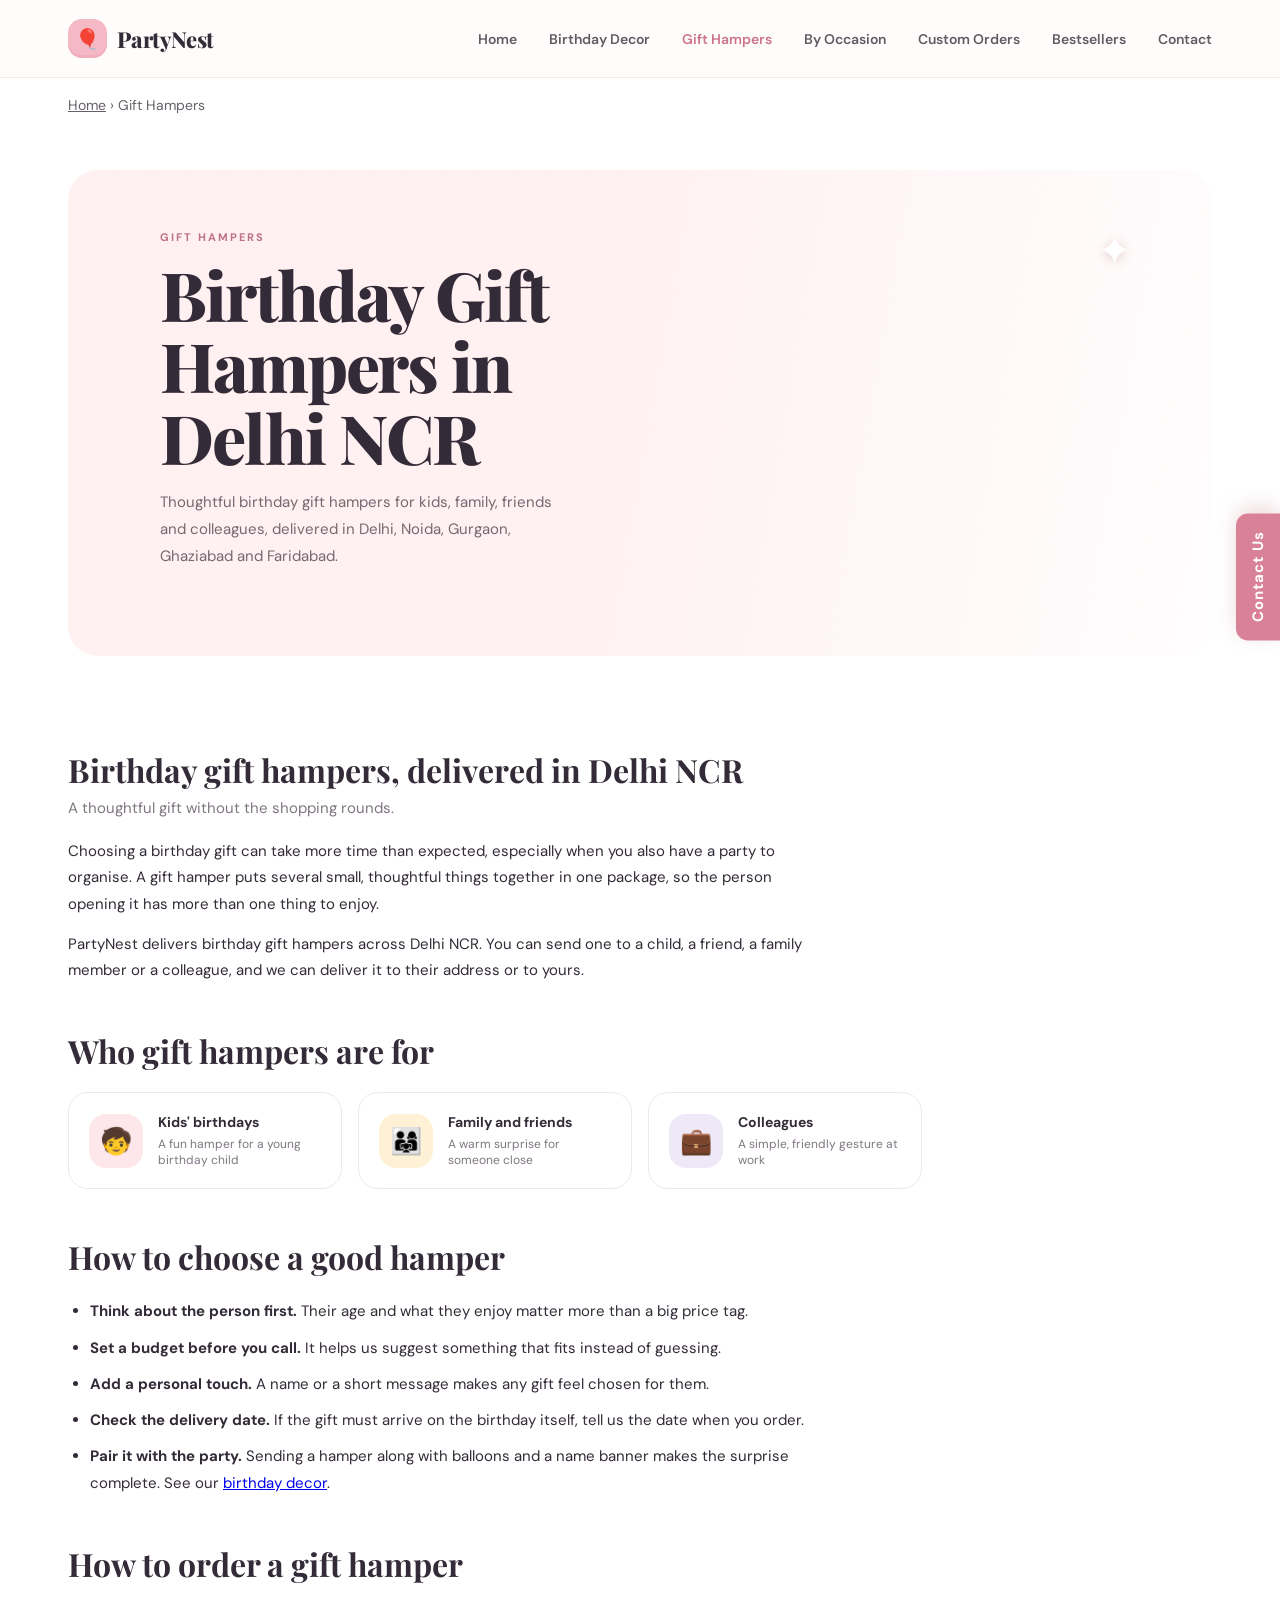
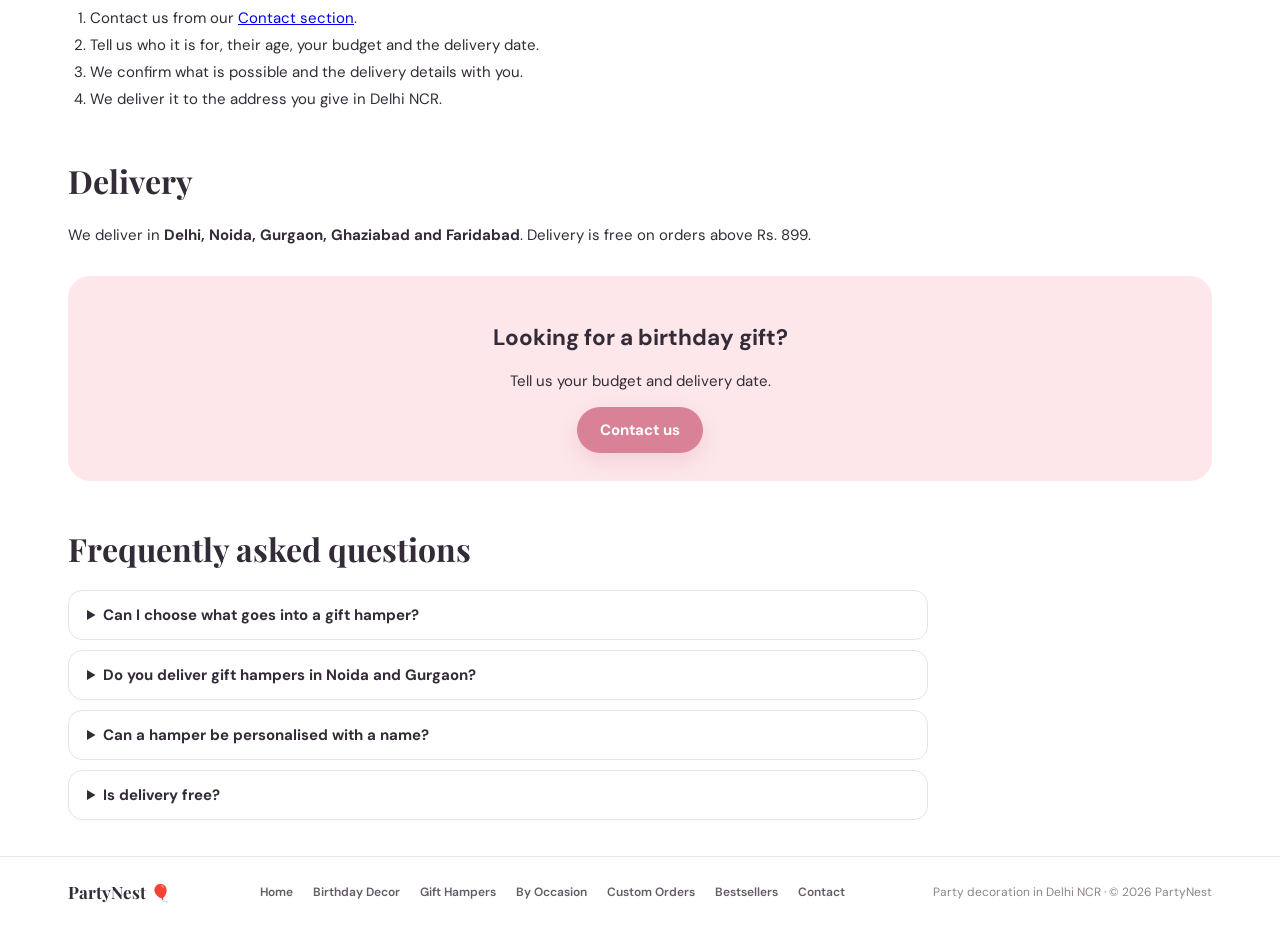
<file: gift-hampers/index.html>
<!doctype html>
<html lang="en">
 <head>
  <meta name="google-site-verification" content="umkJ9HQC5s28dxJRsHMaXHv-HB6ARjjCVU_KM0x2IF8" />
  <!-- Google Tag Manager -->
<script>(function(w,d,s,l,i){w[l]=w[l]||[];w[l].push({'gtm.start':
new Date().getTime(),event:'gtm.js'});var f=d.getElementsByTagName(s)[0],
j=d.createElement(s),dl=l!='dataLayer'?'&l='+l:'';j.async=true;j.src=
'https://www.googletagmanager.com/gtm.js?id='+i+dl;f.parentNode.insertBefore(j,f);
})(window,document,'script','dataLayer','GTM-NVFKFDBZ');</script>
<!-- End Google Tag Manager -->
<meta charset="utf-8">
<meta name="viewport" content="width=device-width, initial-scale=1">
<meta name="theme-color" content="#fffaf7">
<link rel="icon" type="image/png" href="/ballon%20favicon.png">
<link rel="apple-touch-icon" href="/ballon%20favicon.png">
<title>Birthday Gift Hampers Delhi NCR | PartyNest</title>
<meta name="description" content="Order birthday gift hampers in Delhi NCR, delivered in Delhi, Noida, Gurgaon, Ghaziabad and Faridabad. Free delivery above Rs. 899.">
<link rel="canonical" href="https://partynest.github.io/gift-hampers/">
<meta property="og:title" content="Birthday Gift Hampers Delhi NCR | PartyNest">
<meta property="og:description" content="Birthday gift hampers delivered across Delhi NCR.">
<meta property="og:url" content="https://partynest.github.io/gift-hampers/">
<meta property="og:type" content="website">
<link rel="preconnect" href="https://fonts.googleapis.com">
<link rel="preconnect" href="https://fonts.gstatic.com" crossorigin>
<link href="https://fonts.googleapis.com/css2?family=DM+Sans:wght@400;500;600;700&family=Playfair+Display:wght@600;700;800&display=swap" rel="stylesheet">
<link rel="stylesheet" href="/css/style.css">
<link rel="stylesheet" href="/css/extra.css">
<script type="application/ld+json">
{
  "@context": "https://schema.org",
  "@type": "FAQPage",
  "mainEntity": [
    {
      "@type": "Question",
      "name": "Can I choose what goes into a gift hamper?",
      "acceptedAnswer": {
        "@type": "Answer",
        "text": "Tell us who the hamper is for, their age and your budget through our Contact section, and we will discuss what can be put together."
      }
    },
    {
      "@type": "Question",
      "name": "Do you deliver gift hampers in Noida and Gurgaon?",
      "acceptedAnswer": {
        "@type": "Answer",
        "text": "Yes. We deliver across Delhi NCR, including Delhi, Noida, Gurgaon, Ghaziabad and Faridabad."
      }
    },
    {
      "@type": "Question",
      "name": "Can a hamper be personalised with a name?",
      "acceptedAnswer": {
        "@type": "Answer",
        "text": "Personalisation with a name is our speciality. Ask us whether it can be added to your hamper. For decoration items, see the custom orders page."
      }
    },
    {
      "@type": "Question",
      "name": "Is delivery free?",
      "acceptedAnswer": {
        "@type": "Answer",
        "text": "Delivery is free on orders above Rs. 899."
      }
    }
  ]
}
</script>
</head>
<body>
<!-- Google Tag Manager (noscript) -->
<noscript><iframe src="https://www.googletagmanager.com/ns.html?id=GTM-NVFKFDBZ"
height="0" width="0" style="display:none;visibility:hidden"></iframe></noscript>
<!-- End Google Tag Manager (noscript) -->
<header class="topbar">
  <nav class="nav">
    <a class="brand" href="/">
      <div class="brand-mark">🎈</div>
      <div class="brand-name">PartyNest</div>
    </a>
    <button class="menu-btn" id="menuBtn" aria-label="Toggle menu">☰</button>
    <div class="navlinks" id="navlinks">
      <a href="/">Home</a>
      <a href="/birthday-decor/">Birthday Decor</a>
      <a href="/gift-hampers/" class="active">Gift Hampers</a>
      <a href="/by-occasion/">By Occasion</a>
      <a href="/custom-orders/">Custom Orders</a>
      <a href="/bestsellers/">Bestsellers</a>
      <a href="/#contact">Contact</a>
    </div>
  </nav>
</header>

<main>
  <section class="page active">
    <div class="container">
      <div class="crumbs"><a href="/">Home</a> &rsaquo; Gift Hampers</div>
      <div class="hero">
        <div class="hero-card">
          <div class="hero-copy">
            <div class="eyebrow">Gift hampers</div>
            <h1>Birthday Gift Hampers in Delhi NCR</h1>
            <p>Thoughtful birthday gift hampers for kids, family, friends and colleagues, delivered in Delhi, Noida, Gurgaon, Ghaziabad and Faridabad.</p>
          </div>
        </div>
      </div>

<div class="section-head"><div><h2>Birthday gift hampers, delivered in Delhi NCR</h2><p>A thoughtful gift without the shopping rounds.</p></div></div>
<div class="text-block">
  <p>Choosing a birthday gift can take more time than expected, especially when you also have a party to organise. A gift hamper puts several small, thoughtful things together in one package, so the person opening it has more than one thing to enjoy.</p>
  <p>PartyNest delivers birthday gift hampers across Delhi NCR. You can send one to a child, a friend, a family member or a colleague, and we can deliver it to their address or to yours.</p>
</div>
<div class="section-head"><div><h2>Who gift hampers are for</h2></div></div>
<div class="categories">
  <div class="category">
    <span class="cat-icon" style="background:#fde7eb">🧒</span>
    <span><strong>Kids' birthdays</strong><small>A fun hamper for a young birthday child</small></span>
  </div>
  <div class="category">
    <span class="cat-icon" style="background:#fff1d5">👨‍👩‍👧</span>
    <span><strong>Family and friends</strong><small>A warm surprise for someone close</small></span>
  </div>
  <div class="category">
    <span class="cat-icon" style="background:#eee8f7">💼</span>
    <span><strong>Colleagues</strong><small>A simple, friendly gesture at work</small></span>
  </div>
</div>
<div class="section-head"><div><h2>How to choose a good hamper</h2></div></div>
<ul class="tips">
  <li><strong>Think about the person first.</strong> Their age and what they enjoy matter more than a big price tag.</li>
  <li><strong>Set a budget before you call.</strong> It helps us suggest something that fits instead of guessing.</li>
  <li><strong>Add a personal touch.</strong> A name or a short message makes any gift feel chosen for them.</li>
  <li><strong>Check the delivery date.</strong> If the gift must arrive on the birthday itself, tell us the date when you order.</li>
  <li><strong>Pair it with the party.</strong> Sending a hamper along with balloons and a name banner makes the surprise complete. See our <a href="/birthday-decor/">birthday decor</a>.</li>
</ul>
<div class="section-head"><div><h2>How to order a gift hamper</h2></div></div>
<ol class="order-steps">
  <li>Contact us from our <a href="/#contact">Contact section</a>.</li>
  <li>Tell us who it is for, their age, your budget and the delivery date.</li>
  <li>We confirm what is possible and the delivery details with you.</li>
  <li>We deliver it to the address you give in Delhi NCR.</li>
</ol>
<div class="section-head"><div><h2>Delivery</h2></div></div>
<div class="text-block">
  <p>We deliver in <strong>Delhi, Noida, Gurgaon, Ghaziabad and Faridabad</strong>. Delivery is free on orders above Rs. 899.</p>
</div>
<div class="cta-box">
  <h2>Looking for a birthday gift?</h2>
  <p>Tell us your budget and delivery date.</p>
  <div class="btn-row">
    <a class="btn" href="/#contact" data-open-form>Contact us</a>
  </div>
</div>

<div class="section-head"><div><h2>Frequently asked questions</h2></div></div>
<div class="faq">
  <details><summary>Can I choose what goes into a gift hamper?</summary><p>Tell us who the hamper is for, their age and your budget through our <a href="/#contact">Contact section</a>, and we will discuss what can be put together.</p></details>
  <details><summary>Do you deliver gift hampers in Noida and Gurgaon?</summary><p>Yes. We deliver across Delhi NCR, including Delhi, Noida, Gurgaon, Ghaziabad and Faridabad.</p></details>
  <details><summary>Can a hamper be personalised with a name?</summary><p>Personalisation with a name is our speciality. Ask us whether it can be added to your hamper. For decoration items, see the <a href="/custom-orders/">custom orders page</a>.</p></details>
  <details><summary>Is delivery free?</summary><p>Delivery is free on orders above Rs. 899.</p></details>
</div>

    </div>
  </section>
</main>

<footer>
  <div class="container footer-inner">
    <div class="footer-brand">PartyNest 🎈</div>
    <nav class="footer-links" aria-label="Footer">
      <a href="/">Home</a>
      <a href="/birthday-decor/">Birthday Decor</a>
      <a href="/gift-hampers/">Gift Hampers</a>
      <a href="/by-occasion/">By Occasion</a>
      <a href="/custom-orders/">Custom Orders</a>
      <a href="/bestsellers/">Bestsellers</a>
      <a href="/#contact">Contact</a>
    </nav>
    <span>Party decoration in Delhi NCR · © 2026 PartyNest</span>
  </div>
</footer>

<button class="book-tab" type="button" data-open-form>Contact Us</button>

<script>
  var menuBtn = document.getElementById('menuBtn');
  var navlinks = document.getElementById('navlinks');
  if (menuBtn && navlinks) {
    menuBtn.addEventListener('click', function () { navlinks.classList.toggle('show'); });
    navlinks.addEventListener('click', function () { navlinks.classList.remove('show'); });
  }
</script>
<script src="/js/contact-form.js" defer></script>
</body>
</html>
</file>
<file: css/style.css>
:root {
  --ink: #332b37;
  --muted: #807682;
  --pink: #f5b9c5;
  --pinkdeep: #dc8298;
  --mint: #dcefe5;
  --gold: #e8c779;
  --cream: #fffaf7;
  --line: #f0e8e5;
  --white: #fff;
  --shadow: 0 14px 38px #59404412;
  --radius: 22px;
}

* { box-sizing: border-box; }
html { scroll-behavior: smooth; scroll-padding-top: 94px; }
body {
  margin: 0;
  background: #fff;
  color: var(--ink);
  font-family: 'DM Sans', sans-serif;
  font-size: 15px;
}
button, input, select, textarea { font: inherit; }
button { cursor: pointer; }

.topbar {
  height: 78px;
  position: fixed;
  inset: 0 0 auto;
  z-index: 20;
  background: #fffdfbf2;
  backdrop-filter: blur(14px);
  border-bottom: 1px solid #f1e9e6;
}
.nav {
  max-width: 1200px;
  height: 100%;
  padding: 0 28px;
  margin: auto;
  display: flex;
  align-items: center;
  justify-content: space-between;
}
.brand { display: flex; gap: 10px; align-items: center; cursor: pointer; }
.brand-mark {
  height: 39px;
  width: 39px;
  border-radius: 14px;
  background: var(--pink);
  display: grid;
  place-items: center;
  font-size: 20px;
  box-shadow: inset 0 -3px #dc829833;
}
.brand-name {
  font-family: 'Playfair Display', serif;
  font-weight: 800;
  font-size: 22px;
  letter-spacing: -.6px;
}
.brand-name span { color: var(--pinkdeep); }
.navlinks { display: flex; align-items: center; gap: 32px; }
.navlinks a {
  color: #635a65;
  text-decoration: none;
  font-size: 14px;
  font-weight: 600;
  transition: color .2s;
}
.navlinks a:hover, .navlinks a.active { color: #cc738a; }
.cart-link { display: flex; align-items: center; gap: 8px; }
.badge {
  min-width: 21px;
  height: 21px;
  padding: 0 6px;
  border-radius: 20px;
  background: #f7d7dd;
  color: #8e4559;
  font-size: 11px;
  display: grid;
  place-items: center;
}
.menu-btn {
  display: none;
  border: 0;
  background: none;
  font-size: 22px;
  color: var(--ink);
}
main { padding-top: 78px; }
.page {
  display: none;
  min-height: calc(100vh - 78px);
  animation: appear .32s ease;
}
.page.active { display: block; }
@keyframes appear {
  from { opacity: 0; transform: translateY(8px); }
  to { opacity: 1; transform: none; }
}
.container { max-width: 1200px; padding: 0 28px; margin: auto; }
.hero { padding: 56px 0 46px; }
.hero-card {
  min-height: 414px;
  border-radius: 30px;
  overflow: hidden;
  background:
    linear-gradient(100deg, #fff0f1 0%, #fff0f1eF 47%, #fff0f120 100%),
    url('https://images.unsplash.com/photo-1530103862676-de8c9debad1d?auto=format&fit=crop&w=1800&q=85')
    center 45% / cover;
  display: flex;
  align-items: center;
  padding: 60px 8%;
  position: relative;
}
.hero-card:after {
  content: '✦';
  position: absolute;
  right: 7%;
  top: 11%;
  color: #fff;
  font-size: 42px;
  text-shadow: 0 2px 12px #b7727a55;
}
.eyebrow {
  color: #bc7184;
  text-transform: uppercase;
  letter-spacing: 2px;
  font-weight: 700;
  font-size: 11px;
}
.hero-copy { max-width: 520px; position: relative; z-index: 1; }
.hero h1 {
  font: 800 clamp(42px, 6vw, 68px)/1.05 'Playfair Display', serif;
  letter-spacing: -2px;
  margin: 14px 0 17px;
}
.hero h1 em { color: #cf8092; font-style: normal; }
.hero p { max-width: 410px; color: #746872; line-height: 1.8; margin: 0 0 26px; }
.btn {
  border: 0;
  border-radius: 999px;
  background: #d98297;
  color: white;
  padding: 13px 23px;
  font-weight: 700;
  box-shadow: 0 8px 20px #cc748933;
  transition: transform .2s, box-shadow .2s;
}
.btn:hover { transform: translateY(-2px); box-shadow: 0 12px 24px #cc748944; }
.btn.secondary {
  background: #fff;
  color: #765d68;
  border: 1px solid var(--line);
  box-shadow: none;
}
.section-head {
  display: flex;
  justify-content: space-between;
  align-items: end;
  margin: 46px 0 20px;
}
.section-head h2, .page-heading h1 {
  font: 700 32px 'Playfair Display', serif;
  margin: 0;
}
.section-head p, .page-heading p { color: var(--muted); margin: 7px 0 0; }
.text-link { border: 0; background: none; color: #c8738b; font-weight: 700; }
.categories { display: grid; grid-template-columns: repeat(4, 1fr); gap: 16px; }
.category {
  border: 1px solid var(--line);
  border-radius: 20px;
  padding: 20px;
  background: #fff;
  display: flex;
  align-items: center;
  gap: 15px;
  text-align: left;
  transition: transform .2s, box-shadow .2s;
}
.category:hover { transform: translateY(-3px); box-shadow: var(--shadow); }
.cat-icon {
  height: 54px;
  width: 54px;
  border-radius: 17px;
  display: grid;
  place-items: center;
  font-size: 26px;
  flex: none;
}
.category strong { display: block; font-size: 14px; }
.category small { display: block; color: var(--muted); margin-top: 5px; font-size: 12px; }
.products-grid { display: grid; grid-template-columns: repeat(4, 1fr); gap: 20px; }
.product {
  border: 1px solid #f0e9e7;
  border-radius: 20px;
  overflow: hidden;
  background: white;
  transition: transform .22s, box-shadow .22s;
}
.product:hover { transform: translateY(-4px); box-shadow: var(--shadow); }
.product-img { height: 205px; position: relative; overflow: hidden; background: #faf4f3; }
.product-img img { width: 100%; height: 100%; object-fit: cover; transition: transform .5s; }
.product:hover .product-img img { transform: scale(1.05); }
.tag {
  position: absolute;
  top: 12px;
  left: 12px;
  padding: 6px 10px;
  border-radius: 99px;
  background: #fffdf2eF;
  font-size: 10px;
  font-weight: 700;
  color: #8b7564;
}
.product-info { padding: 15px; }
.product-info h3 { font-size: 15px; margin: 0 0 7px; }
.product-desc { font-size: 12px; color: #8a8188; margin: 0 0 14px; }
.product-bottom { display: flex; justify-content: space-between; align-items: center; }
.price { font-weight: 700; }
.add-btn {
  border: 0;
  background: var(--mint);
  color: #496752;
  border-radius: 999px;
  padding: 9px 13px;
  font-size: 12px;
  font-weight: 700;
  transition: .2s;
}
.add-btn:hover { background: #c8e6d5; }
.why {
  margin: 68px 0 80px;
  padding: 35px;
  border-radius: 25px;
  background: #f1f8f3;
  display: grid;
  grid-template-columns: 1.2fr repeat(3, 1fr);
  align-items: center;
  gap: 25px;
}
.why h2 { font: 700 28px 'Playfair Display', serif; margin: 0; }
.why-item { display: flex; gap: 12px; align-items: center; font-size: 13px; font-weight: 600; line-height: 1.45; }
.why-item span { font-size: 23px; }

.page-heading { padding: 56px 0 28px; }
.filter-row { display: flex; gap: 9px; margin: 0 0 25px; }
.filter {
  border: 1px solid var(--line);
  background: #fff;
  border-radius: 99px;
  padding: 10px 17px;
  color: #766d76;
  font-size: 13px;
  font-weight: 600;
}
.filter.active { background: #f8dfe4; border-color: #f8dfe4; color: #8f4f61; }
.products-page-grid { padding-bottom: 80px; }
.cart-layout { display: grid; grid-template-columns: 1fr 340px; gap: 30px; padding-bottom: 80px; }
.cart-list { display: grid; gap: 13px; align-content: start; }
.cart-row {
  border: 1px solid var(--line);
  border-radius: 18px;
  padding: 13px;
  display: grid;
  grid-template-columns: 88px 1fr auto;
  gap: 16px;
  align-items: center;
}
.cart-row img { width: 88px; height: 78px; border-radius: 13px; object-fit: cover; }
.cart-row h3 { font-size: 14px; margin: 0 0 6px; }
.cart-row small { color: var(--muted); }
.quantity { display: flex; align-items: center; gap: 12px; margin-top: 10px; }
.quantity button {
  width: 25px;
  height: 25px;
  border-radius: 50%;
  background: #f7eeee;
  border: 0;
  color: #815d68;
}
.remove { border: 0; background: none; color: #b2717e; font-size: 12px; margin-top: 8px; padding: 0; }
.cart-summary {
  border: 1px solid var(--line);
  border-radius: 20px;
  padding: 24px;
  height: max-content;
  position: sticky;
  top: 100px;
}
.cart-summary h3 { font: 700 21px 'Playfair Display', serif; margin: 0 0 20px; }
.summary-line { display: flex; justify-content: space-between; color: #756c74; margin: 13px 0; font-size: 14px; }
.summary-total {
  border-top: 1px solid var(--line);
  padding-top: 16px;
  margin-top: 18px;
  color: var(--ink);
  font-weight: 700;
  font-size: 17px;
}
.cart-summary .btn { width: 100%; margin-top: 15px; }
.empty { text-align: center; padding: 70px 20px; border: 1px dashed #eadbdd; border-radius: 22px; background: #fffcfb; }
.empty-icon { font-size: 44px; }
.empty h3 { font: 700 24px 'Playfair Display', serif; margin: 14px 0 6px; }
.empty p { color: var(--muted); margin: 0 0 20px; }
.contact-grid { display: grid; grid-template-columns: 1fr 1.05fr; gap: 24px; padding-bottom: 80px; }
.contact-cards { display: grid; gap: 13px; align-content: start; }
.contact-card { padding: 19px; border: 1px solid var(--line); border-radius: 18px; display: flex; gap: 15px; align-items: center; }
.contact-icon { width: 45px; height: 45px; background: #fae6e9; border-radius: 14px; display: grid; place-items: center; font-size: 20px; }
.contact-card strong { display: block; font-size: 13px; margin-bottom: 5px; }
.contact-card span { font-size: 13px; color: var(--muted); }
.map {
  margin-top: 13px;
  min-height: 205px;
  border-radius: 19px;
  overflow: hidden;
  background: linear-gradient(135deg, #dcefe5, #f8e9df);
  display: grid;
  place-items: center;
  color: #557365;
  text-align: center;
  position: relative;
}
.map:before {
  content: '';
  position: absolute;
  inset: 0;
  background: repeating-linear-gradient(45deg, transparent 0 28px, #ffffff40 29px 31px);
}
.map-pin { font-size: 30px; }
.form-card { border: 1px solid var(--line); border-radius: 20px; padding: 26px; }
.form-card h2 { font: 700 24px 'Playfair Display', serif; margin: 0 0 7px; }
.form-card > p { color: var(--muted); font-size: 13px; margin: 0 0 21px; }
.field { margin-bottom: 14px; }
.field label { display: block; font-weight: 600; font-size: 12px; margin-bottom: 7px; }
.field input, .field select, .field textarea {
  width: 100%;
  border: 1px solid #eae1e3;
  border-radius: 12px;
  padding: 12px 13px;
  outline: none;
  background: #fff;
  color: var(--ink);
  font-size: 13px;
}
.field textarea { min-height: 110px; resize: vertical; }
.field input:focus, .field select:focus, .field textarea:focus {
  border-color: #d990a0;
  box-shadow: 0 0 0 3px #f8e6e9;
}
.form-card .btn { width: 100%; }

.book-tab {
  position: fixed;
  right: 0;
  top: 50%;
  z-index: 25;
  transform: translateY(-50%);
  writing-mode: vertical-rl;
  rotate: 180deg;
  border: 0;
  border-radius: 0 12px 12px 0;
  background: #d98297;
  color: #fff;
  padding: 18px 12px;
  font-weight: 700;
  letter-spacing: 1px;
  box-shadow: 0 6px 20px #bb738144;
  transition: padding .2s, background-color .2s, opacity .2s;
}
.book-tab:hover, .book-tab:focus-visible, .book-tab:active {
  padding-inline: 16px;
  background: #e9a4b3;
  opacity: .82;
}
.overlay {
  position: fixed;
  inset: 0;
  background: #2c202988;
  z-index: 40;
  opacity: 0;
  visibility: hidden;
  transition: opacity .25s, visibility .25s;
}
.overlay.open { opacity: 1; visibility: visible; }
.booking-panel {
  position: fixed;
  z-index: 41;
  right: 0;
  top: 0;
  height: 100dvh;
  width: min(430px, 100%);
  background: #fff;
  padding: 29px;
  transform: translateX(105%);
  transition: transform .35s cubic-bezier(.2, .75, .2, 1);
  box-shadow: -20px 0 60px #33222a22;
  overflow-y: auto;
}
.booking-panel.open { transform: translateX(0); }
.panel-head { display: flex; justify-content: space-between; align-items: center; margin-bottom: 10px; }
.panel-head h2 { font: 700 27px 'Playfair Display', serif; margin: 0; }
.close-btn {
  height: 38px;
  width: 38px;
  border-radius: 50%;
  border: 1px solid var(--line);
  background: #fff;
  font-size: 21px;
  color: #675d65;
}
.panel-lead { color: var(--muted); font-size: 13px; line-height: 1.6; margin: 0 0 23px; }
.or-note { font-size: 11px; color: var(--muted); margin: -8px 0 13px; }
.success { display: none; text-align: center; padding: 30px 10px; }
.success.show { display: block; }
.success .emoji { font-size: 48px; }
.success h3 { font: 700 24px 'Playfair Display', serif; }
.success p { color: var(--muted); line-height: 1.6; }
.toast {
  position: fixed;
  bottom: 24px;
  left: 50%;
  transform: translate(-50%, 20px);
  background: #382f38;
  color: white;
  padding: 12px 18px;
  border-radius: 99px;
  font-size: 13px;
  opacity: 0;
  pointer-events: none;
  transition: .25s;
  z-index: 60;
}
.toast.show { opacity: 1; transform: translate(-50%, 0); }
footer { border-top: 1px solid var(--line); padding: 24px 0; color: #8d838b; font-size: 12px; }
.footer-inner { display: flex; justify-content: space-between; align-items: center; gap: 18px; flex-wrap: wrap; }
.footer-links { display: flex; gap: 20px; }
.footer-links a { color: #635a65; text-decoration: none; font-weight: 600; }
.footer-links a:hover { color: #cc738a; }
.footer-brand { font: 700 17px 'Playfair Display', serif; color: var(--ink); }

/* ---------- Blog ---------- */
.blog-grid { display: grid; grid-template-columns: repeat(3, 1fr); gap: 22px; padding-bottom: 80px; }
.blog-card {
  border: 1px solid #f0e9e7;
  border-radius: 20px;
  overflow: hidden;
  background: #fff;
  cursor: pointer;
  display: flex;
  flex-direction: column;
  text-align: left;
  padding: 0;
  transition: transform .22s, box-shadow .22s;
}
.blog-card:hover { transform: translateY(-4px); box-shadow: var(--shadow); }
.blog-img { height: 210px; position: relative; overflow: hidden; background: #faf4f3; }
.blog-img img { width: 100%; height: 100%; object-fit: cover; transition: transform .5s; }
.blog-card:hover .blog-img img { transform: scale(1.05); }
.blog-body { padding: 18px 18px 20px; display: flex; flex-direction: column; flex: 1; }
.blog-meta { font-size: 11px; color: var(--muted); font-weight: 600; margin-bottom: 9px; }
.blog-card h3 { font: 700 20px/1.3 'Playfair Display', serif; margin: 0 0 9px; color: var(--ink); }
.blog-card p { font-size: 13px; line-height: 1.7; color: #746872; margin: 0 0 14px; }
.blog-card .read-more { margin-top: auto; color: #c8738b; font-weight: 700; font-size: 13px; }
.post { max-width: 760px; margin: 0 auto; padding: 40px 0 80px; }
.post .back { margin-bottom: 22px; }
.post h1 { font: 800 clamp(30px, 5vw, 44px)/1.15 'Playfair Display', serif; letter-spacing: -1px; margin: 12px 0 14px; }
.post-cover { width: 100%; height: 360px; object-fit: cover; border-radius: 24px; margin: 22px 0 28px; }
.post-body { font-size: 16px; line-height: 1.9; color: #4d4350; }
.post-body h2 { font: 700 26px 'Playfair Display', serif; color: var(--ink); margin: 34px 0 10px; }
.post-body p { margin: 0 0 16px; }
.post-body ul { padding-left: 20px; margin: 0 0 16px; }
.post-body li { margin-bottom: 8px; }
.post-cta { margin-top: 34px; padding: 26px; border-radius: 22px; background: #f1f8f3; text-align: center; }
.post-cta h3 { font: 700 22px 'Playfair Display', serif; margin: 0 0 8px; }
.post-cta p { color: var(--muted); margin: 0 0 16px; }

@media (max-width: 900px) {
  .categories { grid-template-columns: repeat(2, 1fr); }
  .products-grid { grid-template-columns: repeat(2, 1fr); }
  .why { grid-template-columns: repeat(2, 1fr); }
  .cart-layout { grid-template-columns: 1fr 290px; }
  .blog-grid { grid-template-columns: repeat(2, 1fr); }
}
@media (max-width: 640px) {
  .topbar { height: 68px; }
  .nav { padding: 0 17px; }
  .brand-name { font-size: 19px; }
  .brand-mark { height: 35px; width: 35px; }
  .navlinks {
    display: none;
    position: absolute;
    top: 67px;
    left: 0;
    right: 0;
    background: #fff;
    padding: 14px 19px 18px;
    box-shadow: 0 15px 20px #34212a12;
    gap: 0;
    flex-direction: column;
    align-items: stretch;
  }
  .navlinks.open { display: flex; }
  .navlinks a { padding: 12px 4px; border-bottom: 1px solid #f5eeee; }
  .navlinks a:last-child { border: 0; }
  .menu-btn { display: block; }
  .navlinks .cart-link { justify-content: space-between; }
  .container { padding: 0 18px; }
  main { padding-top: 68px; }
  .hero { padding: 24px 0 32px; }
  .hero-card {
    min-height: 480px;
    padding: 35px 25px;
    align-items: flex-end;
    background:
      linear-gradient(0deg, #fff0f1 0%, #fff0f1ec 45%, #fff0f130 100%),
      url('https://images.unsplash.com/photo-1530103862676-de8c9debad1d?auto=format&fit=crop&w=1000&q=80')
      center / cover;
  }
  .hero h1 { font-size: 45px; }
  .hero p { font-size: 14px; }
  .section-head { margin: 35px 0 17px; }
  .section-head h2, .page-heading h1 { font-size: 28px; }
  .categories { gap: 10px; }
  .category { padding: 13px 11px; gap: 10px; border-radius: 16px; }
  .cat-icon { width: 43px; height: 43px; font-size: 22px; border-radius: 14px; }
  .category strong { font-size: 12px; }
  .category small { font-size: 10px; }
  .products-grid { gap: 11px; }
  .product { border-radius: 16px; }
  .product-img { height: 150px; }
  .product-info { padding: 11px; }
  .product-info h3 { font-size: 13px; min-height: 31px; }
  .product-desc { font-size: 10px; }
  .price { font-size: 13px; }
  .add-btn { padding: 8px 10px; font-size: 10px; }
  .why { margin: 45px 0 55px; padding: 22px; gap: 18px; grid-template-columns: 1fr 1fr; }
  .why h2 { font-size: 22px; grid-column: 1 / -1; }
  .why-item { font-size: 11px; }
  .why-item span { font-size: 20px; }
  .page-heading { padding: 35px 0 22px; }
  .filter-row { overflow: auto; padding-bottom: 4px; }
  .filter { white-space: nowrap; }
  .cart-layout { grid-template-columns: 1fr; gap: 18px; }
  .cart-summary { position: static; }
  .cart-row { grid-template-columns: 64px 1fr auto; gap: 10px; padding: 10px; }
  .cart-row img { width: 64px; height: 64px; }
  .cart-row h3 { font-size: 12px; }
  .contact-grid { grid-template-columns: 1fr; gap: 20px; }
  .form-card { padding: 21px; }
  .page { min-height: calc(100vh - 68px); }
  .footer-inner { gap: 12px; flex-wrap: wrap; }
  .book-tab { padding: 15px 9px; font-size: 12px; }
  .booking-panel { padding: 23px; }
  .hero-card:after { top: 8%; right: 9%; }
  .blog-grid { grid-template-columns: 1fr; gap: 16px; }
  .blog-img { height: 180px; }
  .post { padding: 24px 0 60px; }
  .post-cover { height: 220px; border-radius: 18px; }
  .post-body { font-size: 15px; }
}
</file>
<file: css/extra.css>
/* PartyNest extra styles (loaded after style.css) */
a.btn, a.category, a.book-tab, a.brand { text-decoration: none; }
a.category, a.brand { color: inherit; }
div.category { cursor: default; }
.navlinks a { white-space: nowrap; }
.navlinks.show {
  display: flex !important;
  flex-direction: column;
  position: absolute;
  top: 100%;
  left: 0;
  right: 0;
  background: #fffaf7;
  padding: 16px 24px;
  gap: 14px;
  border-bottom: 1px solid #f0dfe6;
  z-index: 20;
}
.crumbs { font-size: 14px; opacity: .75; padding: 18px 0 0; }
.crumbs a { color: inherit; }
.text-block { max-width: 760px; margin: 0 0 28px; line-height: 1.75; }
.text-block p { margin: 0 0 14px; }
.tips { max-width: 760px; margin: 0 0 28px; padding-left: 22px; line-height: 1.75; }
.tips li { margin-bottom: 10px; }
.faq details, .faq-box details { background: #fff; border: 1px solid #f0dfe6; border-radius: 14px; padding: 14px 18px; margin-bottom: 10px; }
.faq summary { cursor: pointer; font-weight: 700; }
.faq details p { margin: 10px 0 0; line-height: 1.7; }
.faq { max-width: 860px; margin-bottom: 36px; }
.area-list { display: flex; flex-wrap: wrap; gap: 10px; margin: 12px 0 0; padding: 0; list-style: none; }
.area-list li { background: #fde7eb; border-radius: 999px; padding: 8px 18px; font-weight: 600; }
.order-steps { max-width: 760px; padding-left: 22px; line-height: 1.8; margin: 0 0 28px; }
.btn-row { display: flex; flex-wrap: wrap; gap: 10px; margin-top: 16px; }
.page-heading .btn-row { justify-content: center; }
.cta-box { background: #fde7eb; border-radius: 22px; padding: 28px; text-align: center; margin: 20px 0 10px; }
.cta-box .btn-row { justify-content: center; }

/* ---- Enquiry form (slides in from the right) ---- */
.pn-overlay { position: fixed; inset: 0; background: rgba(43,34,48,.45); opacity: 0; visibility: hidden; transition: opacity .25s ease, visibility 0s .25s; z-index: 998; }
.pn-overlay.open { opacity: 1; visibility: visible; transition: opacity .25s ease; }
.pn-panel { position: fixed; top: 0; right: 0; height: 100%; width: min(440px, 100%); background: #fffaf7; z-index: 999; transform: translateX(100%); visibility: hidden; transition: transform .3s ease, visibility 0s .3s; overflow-y: auto; padding: 26px 24px 36px; box-shadow: -8px 0 30px rgba(0,0,0,.15); }
.pn-panel.open { transform: none; visibility: visible; transition: transform .3s ease; }
.pn-head { display: flex; align-items: center; justify-content: space-between; gap: 12px; margin-bottom: 6px; }
.pn-head h2 { margin: 0; font-size: 26px; }
.pn-close { background: none; border: 0; font-size: 32px; line-height: 1; cursor: pointer; color: inherit; padding: 4px 8px; }
.pn-lead { margin: 0 0 20px; opacity: .75; }
.pn-field { margin-bottom: 14px; }
.pn-field label { display: block; font-weight: 600; font-size: 14px; margin-bottom: 6px; }
.pn-field input, .pn-field select, .pn-field textarea { width: 100%; padding: 12px 14px; border: 1px solid #ecd9e0; border-radius: 12px; font: inherit; background: #fff; color: inherit; }
.pn-field textarea { min-height: 92px; resize: vertical; }
.pn-field input:focus, .pn-field select:focus, .pn-field textarea:focus { outline: 2px solid #d9829a; outline-offset: 1px; }
.pn-hp { position: absolute; left: -9999px; opacity: 0; width: 1px; height: 1px; }
.pn-error { background: #fde7eb; color: #8a2342; border-radius: 10px; padding: 10px 14px; margin: 0 0 14px; font-size: 14px; }
.pn-submit { width: 100%; justify-content: center; border: 0; cursor: pointer; }
.pn-submit:disabled { opacity: .7; cursor: default; }
.pn-success { text-align: center; padding: 30px 6px; }
.pn-success[hidden], .pn-error[hidden], #pnForm[hidden] { display: none; }
.pn-emoji { font-size: 48px; }
</file>
